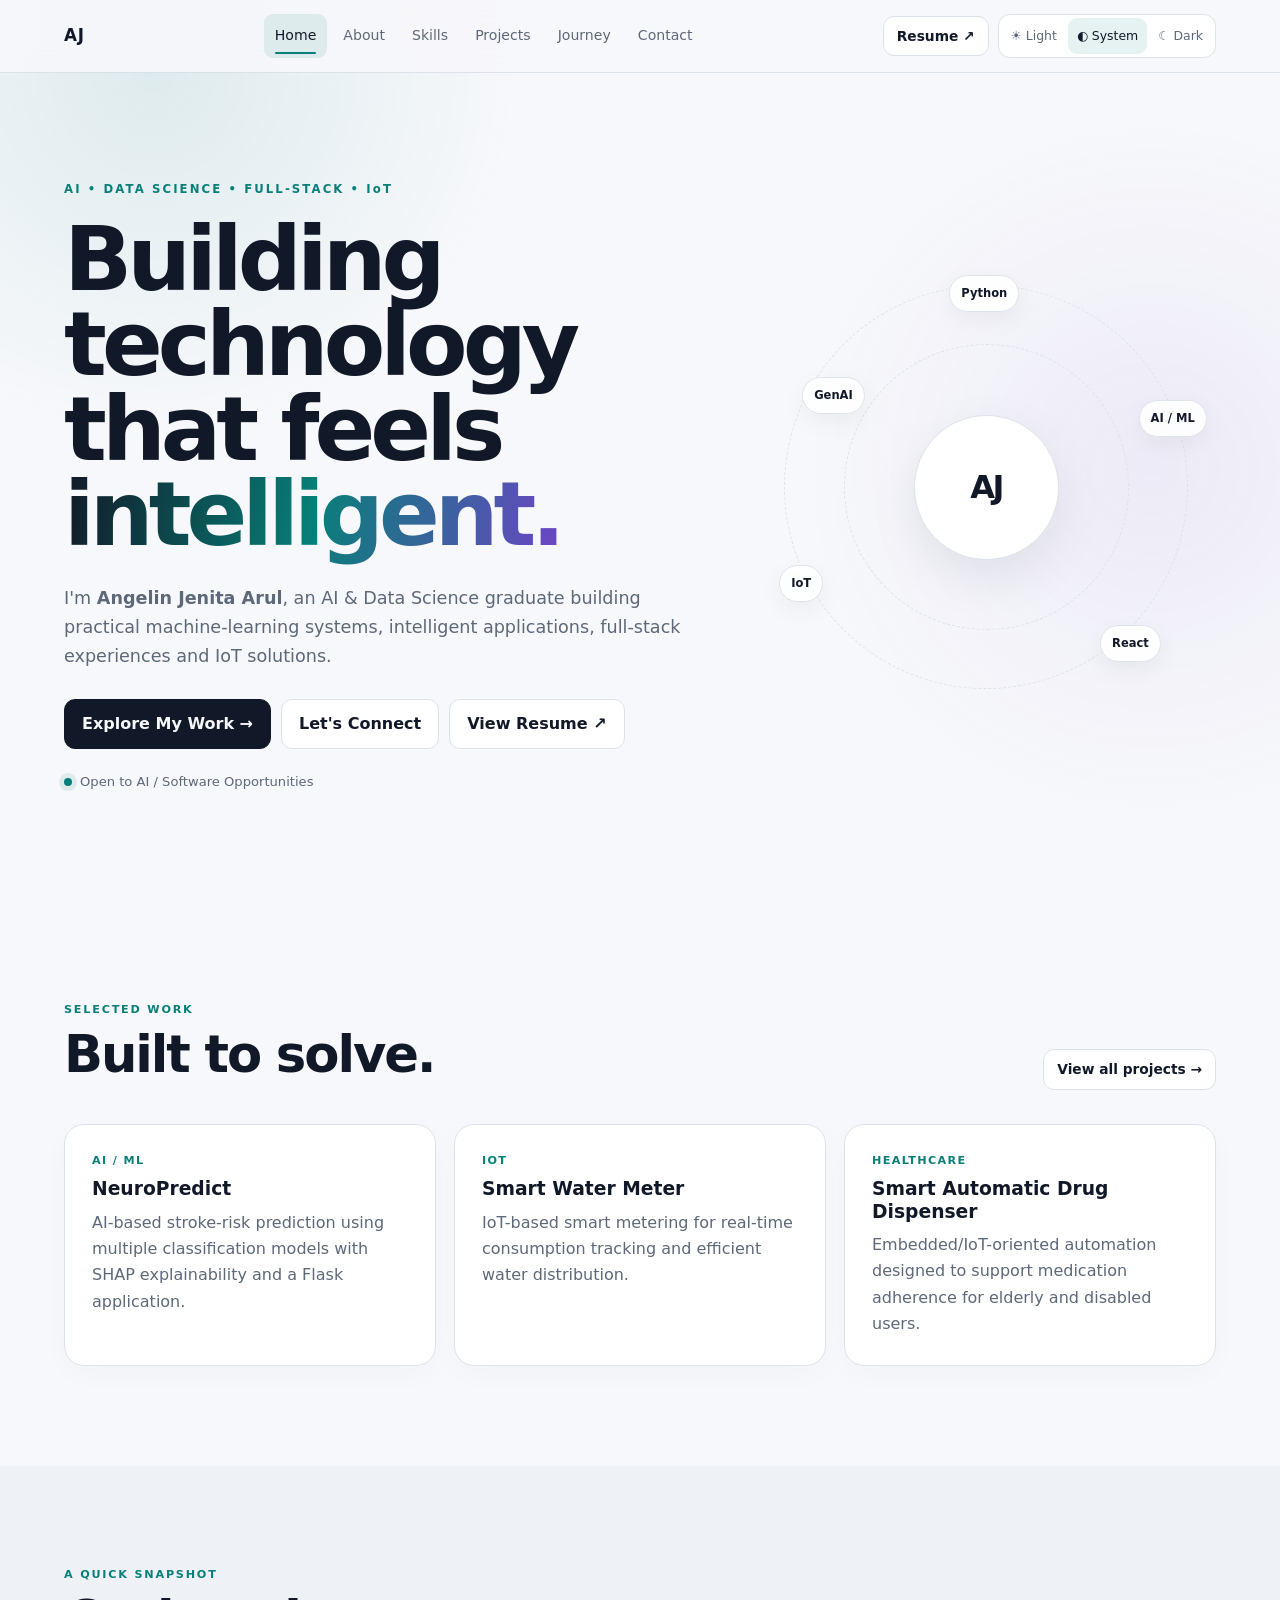
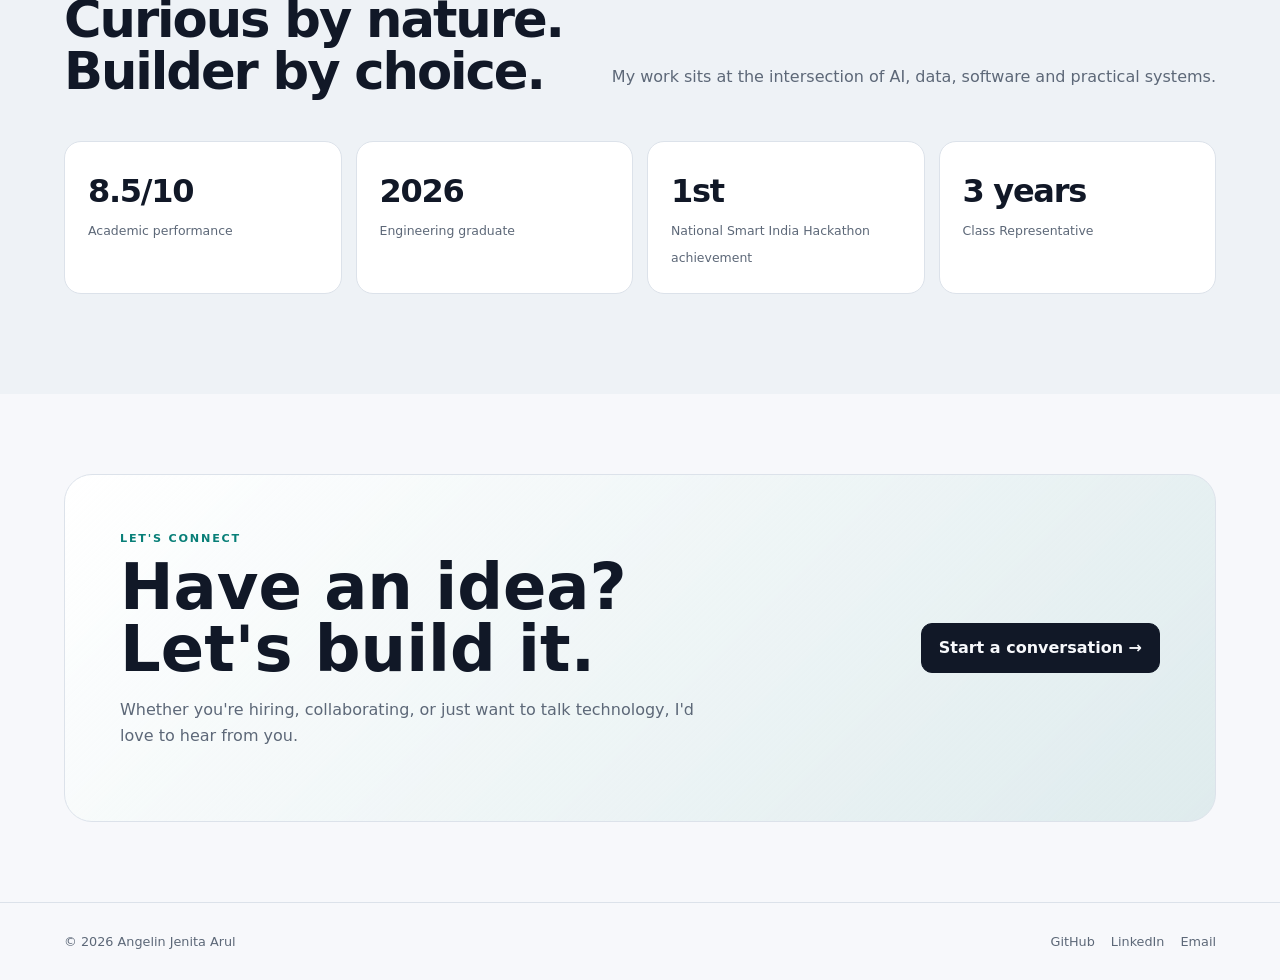
<file: index.html>
<!doctype html><html lang="en"><head><meta charset="utf-8"><meta name="viewport" content="width=device-width, initial-scale=1">
<meta name="description" content="Portfolio of Angelin Jenita Arul — AI & Data Science graduate building machine-learning, GenAI, full-stack and IoT solutions.">
<meta name="theme-color" content="#087f78">
<meta property="og:title" content="Angelin Jenita Arul | AI & Full-Stack Developer">
<meta property="og:description" content="AI & Data Science graduate building practical machine-learning, GenAI, full-stack and IoT solutions.">
<script>(function(){try{var t=localStorage.getItem("angelin-theme");document.documentElement.dataset.theme=/^(light|system|dark)$/.test(t)?t:"system"}catch(e){document.documentElement.dataset.theme="system"}})();</script>
<link rel="stylesheet" href="style.css"><title>Angelin Jenita Arul | AI & Full-Stack Developer</title></head><body><a class="skip-link" href="#main">Skip to content</a><div class="progress" aria-hidden="true"></div>
<header class="site-header"><div class="container navbar">
<a class="logo" href="index.html" aria-label="Angelin Jenita Arul home">AJ</a>
<nav class="nav-links" data-nav aria-label="Primary navigation">
<a data-nav-link href="index.html">Home</a><a data-nav-link href="about.html">About</a><a data-nav-link href="skills.html">Skills</a><a data-nav-link href="projects.html">Projects</a><a data-nav-link href="journey.html">Journey</a><a data-nav-link href="contact.html">Contact</a>
</nav>
<div class="nav-actions">
<a class="btn small resume-mini" href="Angelin Jenita Resume updated.pdf"target="_blank" rel="noopener">Resume ↗</a>
<div class="theme-switcher" aria-label="Theme selection">
<button type="button" data-theme-choice="light" aria-pressed="false">☀ <span class="label">Light</span></button>
<button type="button" data-theme-choice="system" aria-pressed="false">◐ <span class="label">System</span></button>
<button type="button" data-theme-choice="dark" aria-pressed="false">☾ <span class="label">Dark</span></button>
</div>
<button class="menu-btn" type="button" data-menu aria-expanded="false" aria-controls="site-navigation" aria-label="Open navigation">☰</button>
</div></div></header><main id="main">
<section class="container hero" id="home">
<div class="reveal"><div class="eyebrow">AI • DATA SCIENCE • FULL-STACK • IoT</div>
<h1>Building technology that feels <span class="gradient-text">intelligent.</span></h1>
<p class="hero-copy">I'm <strong>Angelin Jenita Arul</strong>, an AI & Data Science graduate building practical machine-learning systems, intelligent applications, full-stack experiences and IoT solutions.</p>
<div class="hero-ctas"><a class="btn primary" href="projects.html">Explore My Work →</a><a class="btn" href="contact.html">Let's Connect</a><a class="btn" href="Angelin_Jenita_Arul_Resume.pdf" target="_blank" rel="noopener">View Resume ↗</a></div>
<div class="status"><span class="status-dot"></span>Open to AI / Software Opportunities</div></div>
<div class="orbit reveal" aria-label="Technology ecosystem: Python, AI/ML, React, IoT and GenAI">
<div class="orbit-ring"></div><div class="orbit-ring outer"></div><div class="orbit-core" aria-hidden="true">AJ</div>
<span class="orbit-item o1">Python</span><span class="orbit-item o2">AI / ML</span><span class="orbit-item o3">React</span><span class="orbit-item o4">IoT</span><span class="orbit-item o5">GenAI</span></div>
</section>
<section class="section" id="work"><div class="container"><div class="section-head"><div><div class="kicker">SELECTED WORK</div><h2>Built to solve.</h2></div><a class="btn small" href="projects.html">View all projects →</a></div>
<div class="grid">
<article class="card reveal"><div class="meta">AI / ML</div><h3>NeuroPredict</h3><p>AI-based stroke-risk prediction using multiple classification models with SHAP explainability and a Flask application.</p></article>
<article class="card reveal"><div class="meta">IoT</div><h3>Smart Water Meter</h3><p>IoT-based smart metering for real-time consumption tracking and efficient water distribution.</p></article>
<article class="card reveal"><div class="meta">Healthcare</div><h3>Smart Automatic Drug Dispenser</h3><p>Embedded/IoT-oriented automation designed to support medication adherence for elderly and disabled users.</p></article>
</div></div></section>
<section class="section alt" id="snapshot"><div class="container"><div class="section-head"><div><div class="kicker">A QUICK SNAPSHOT</div><h2>Curious by nature.<br>Builder by choice.</h2></div><p class="lead">My work sits at the intersection of AI, data, software and practical systems.</p></div>
<div class="stats"><div class="stat reveal"><strong>8.5/10</strong><span>Academic performance</span></div><div class="stat reveal"><strong>2026</strong><span>Engineering graduate</span></div><div class="stat reveal"><strong>1st</strong><span>National Smart India Hackathon achievement</span></div><div class="stat reveal"><strong>3 years</strong><span>Class Representative</span></div></div></div></section>
<section class="cta"><div class="container cta-box reveal"><div><div class="kicker">LET'S CONNECT</div><h2>Have an idea?<br>Let's build it.</h2><p>Whether you're hiring, collaborating, or just want to talk technology, I'd love to hear from you.</p></div><a class="btn primary" href="contact.html">Start a conversation →</a></div></section></main><footer><div class="container footer-inner"><div>© <span data-year>2026</span> Angelin Jenita Arul</div><div class="footer-links"><a href="https://github.com/Ang-jeni" target="_blank" rel="noopener">GitHub</a><a href="https://www.linkedin.com/in/angelin-jenita-arul" target="_blank" rel="noopener">LinkedIn</a><a href="mailto:arulangel20@gmail.com">Email</a></div></div></footer><button class="icon-btn hidden" data-top type="button" aria-label="Back to top" style="position:fixed;right:20px;bottom:20px;z-index:40">↑</button><script src="script.js"></script></body></html>
</file>
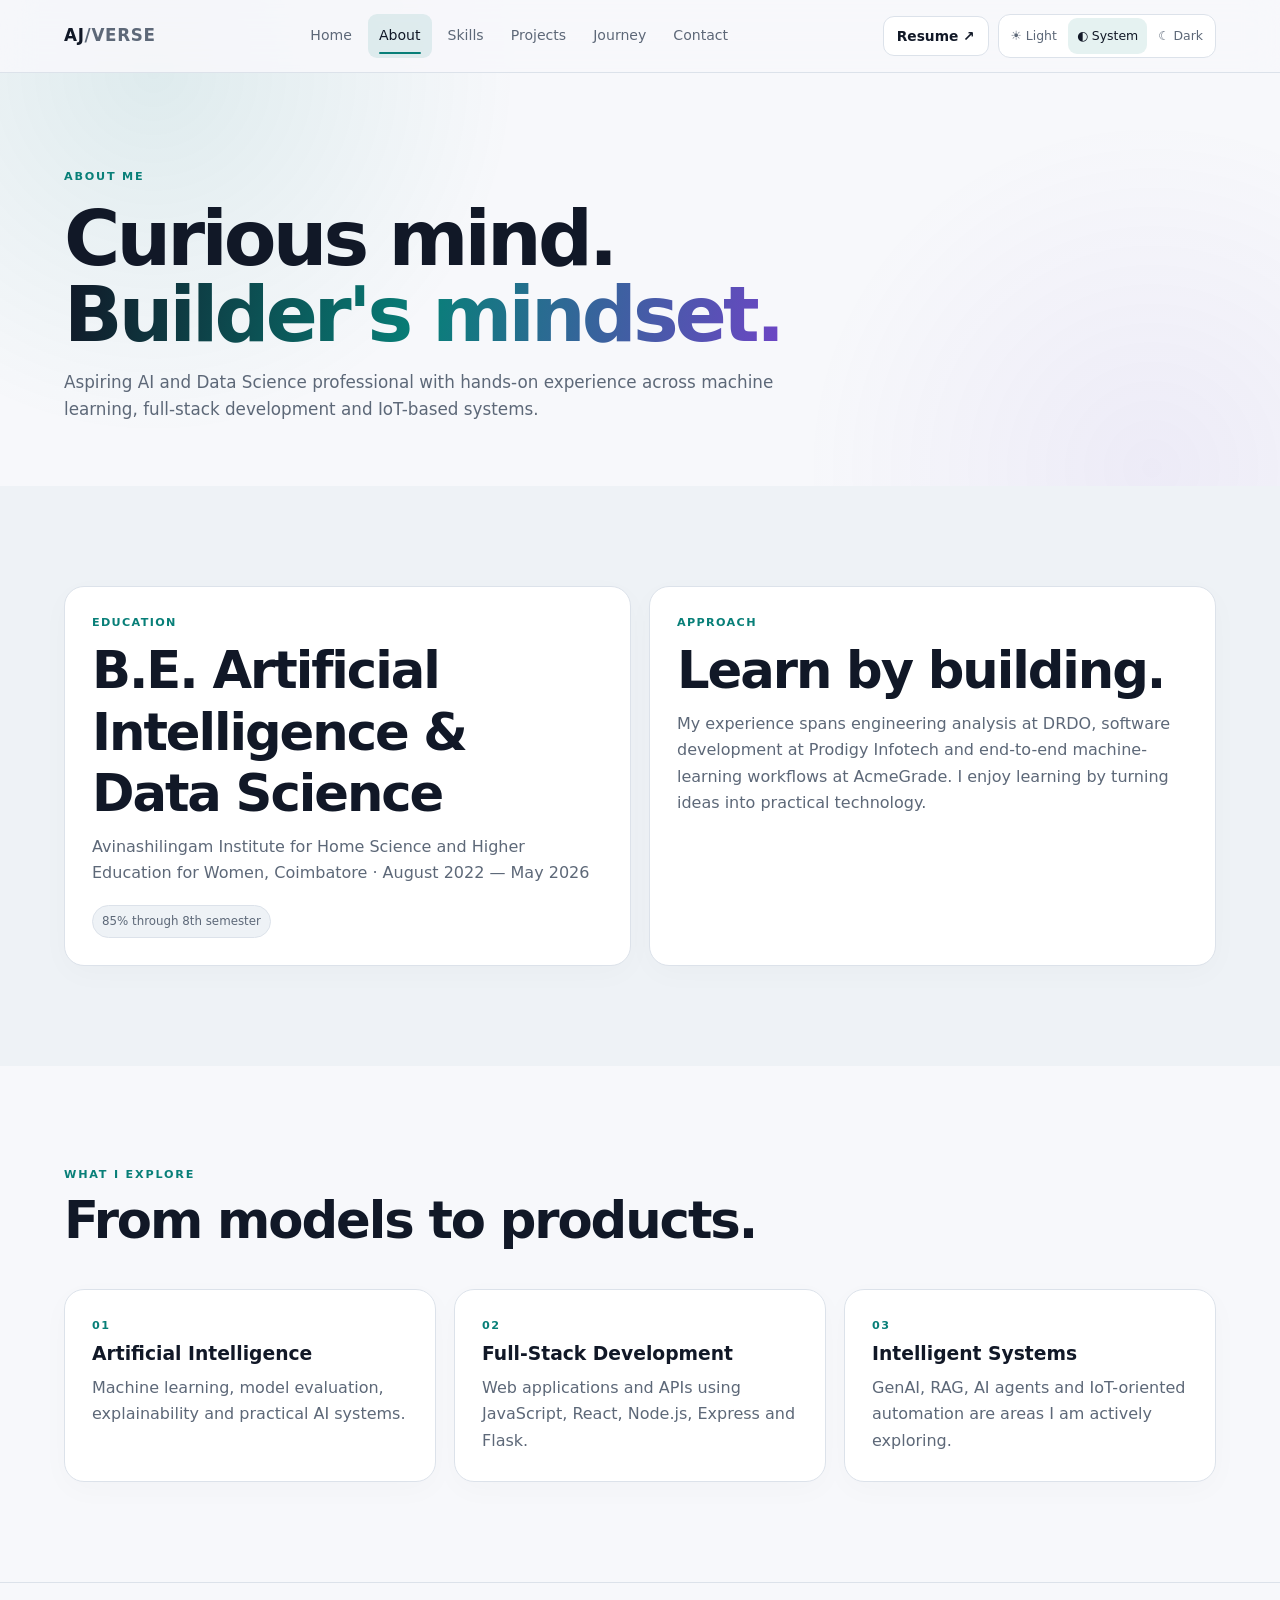
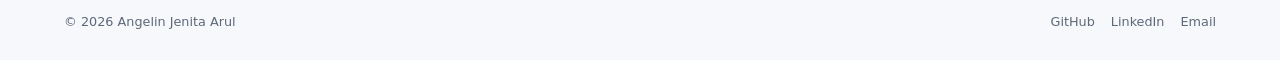
<file: about.html>
<!doctype html><html lang="en"><head><meta charset="utf-8"><meta name="viewport" content="width=device-width, initial-scale=1">
<meta name="description" content="Portfolio of Angelin Jenita Arul — AI & Data Science graduate building machine-learning, GenAI, full-stack and IoT solutions.">
<meta name="theme-color" content="#087f78">
<meta property="og:title" content="Angelin Jenita Arul | AI & Full-Stack Developer">
<meta property="og:description" content="AI & Data Science graduate building practical machine-learning, GenAI, full-stack and IoT solutions.">
<script>(function(){try{var t=localStorage.getItem("angelin-theme");document.documentElement.dataset.theme=/^(light|system|dark)$/.test(t)?t:"system"}catch(e){document.documentElement.dataset.theme="system"}})();</script>
<link rel="stylesheet" href="style.css"><title>About | Angelin Jenita Arul</title></head><body><a class="skip-link" href="#main">Skip to content</a><div class="progress" aria-hidden="true"></div>
<header class="site-header"><div class="container navbar">
<a class="logo" href="index.html" aria-label="Angelin Jenita Arul home">AJ<span>/VERSE</span></a>
<nav class="nav-links" data-nav aria-label="Primary navigation">
<a data-nav-link href="index.html">Home</a><a data-nav-link href="about.html">About</a><a data-nav-link href="skills.html">Skills</a><a data-nav-link href="projects.html">Projects</a><a data-nav-link href="journey.html">Journey</a><a data-nav-link href="contact.html">Contact</a>
</nav>
<div class="nav-actions">
<a class="btn small resume-mini" href="Angelin_Jenita_Arul_Resume.pdf" target="_blank" rel="noopener">Resume ↗</a>
<div class="theme-switcher" aria-label="Theme selection">
<button type="button" data-theme-choice="light" aria-pressed="false">☀ <span class="label">Light</span></button>
<button type="button" data-theme-choice="system" aria-pressed="false">◐ <span class="label">System</span></button>
<button type="button" data-theme-choice="dark" aria-pressed="false">☾ <span class="label">Dark</span></button>
</div>
<button class="menu-btn" type="button" data-menu aria-expanded="false" aria-controls="site-navigation" aria-label="Open navigation">☰</button>
</div></div></header><main id="main"><section class="container page-hero"><div class="kicker">ABOUT ME</div><h1>Curious mind.<br><span class="gradient-text">Builder's mindset.</span></h1><p class="prose">Aspiring AI and Data Science professional with hands-on experience across machine learning, full-stack development and IoT-based systems.</p></section>
<section class="section alt"><div class="container"><div class="grid two"><article class="card reveal"><div class="meta">Education</div><h2>B.E. Artificial Intelligence & Data Science</h2><p>Avinashilingam Institute for Home Science and Higher Education for Women, Coimbatore · August 2022 — May 2026</p><div class="chips"><span class="chip">85% through 8th semester</span></div></article><article class="card reveal"><div class="meta">Approach</div><h2>Learn by building.</h2><p>My experience spans engineering analysis at DRDO, software development at Prodigy Infotech and end-to-end machine-learning workflows at AcmeGrade. I enjoy learning by turning ideas into practical technology.</p></article></div></div></section>
<section class="section"><div class="container"><div class="section-head"><div><div class="kicker">WHAT I EXPLORE</div><h2>From models to products.</h2></div></div><div class="grid"><article class="card reveal"><div class="meta">01</div><h3>Artificial Intelligence</h3><p>Machine learning, model evaluation, explainability and practical AI systems.</p></article><article class="card reveal"><div class="meta">02</div><h3>Full-Stack Development</h3><p>Web applications and APIs using JavaScript, React, Node.js, Express and Flask.</p></article><article class="card reveal"><div class="meta">03</div><h3>Intelligent Systems</h3><p>GenAI, RAG, AI agents and IoT-oriented automation are areas I am actively exploring.</p></article></div></div></section></main><footer><div class="container footer-inner"><div>© <span data-year>2026</span> Angelin Jenita Arul</div><div class="footer-links"><a href="https://github.com/Ang-jeni" target="_blank" rel="noopener">GitHub</a><a href="https://www.linkedin.com/in/angelin-jenita-arul" target="_blank" rel="noopener">LinkedIn</a><a href="mailto:arulangel20@gmail.com">Email</a></div></div></footer><button class="icon-btn hidden" data-top type="button" aria-label="Back to top" style="position:fixed;right:20px;bottom:20px;z-index:40">↑</button><script src="script.js"></script></body></html>
</file>
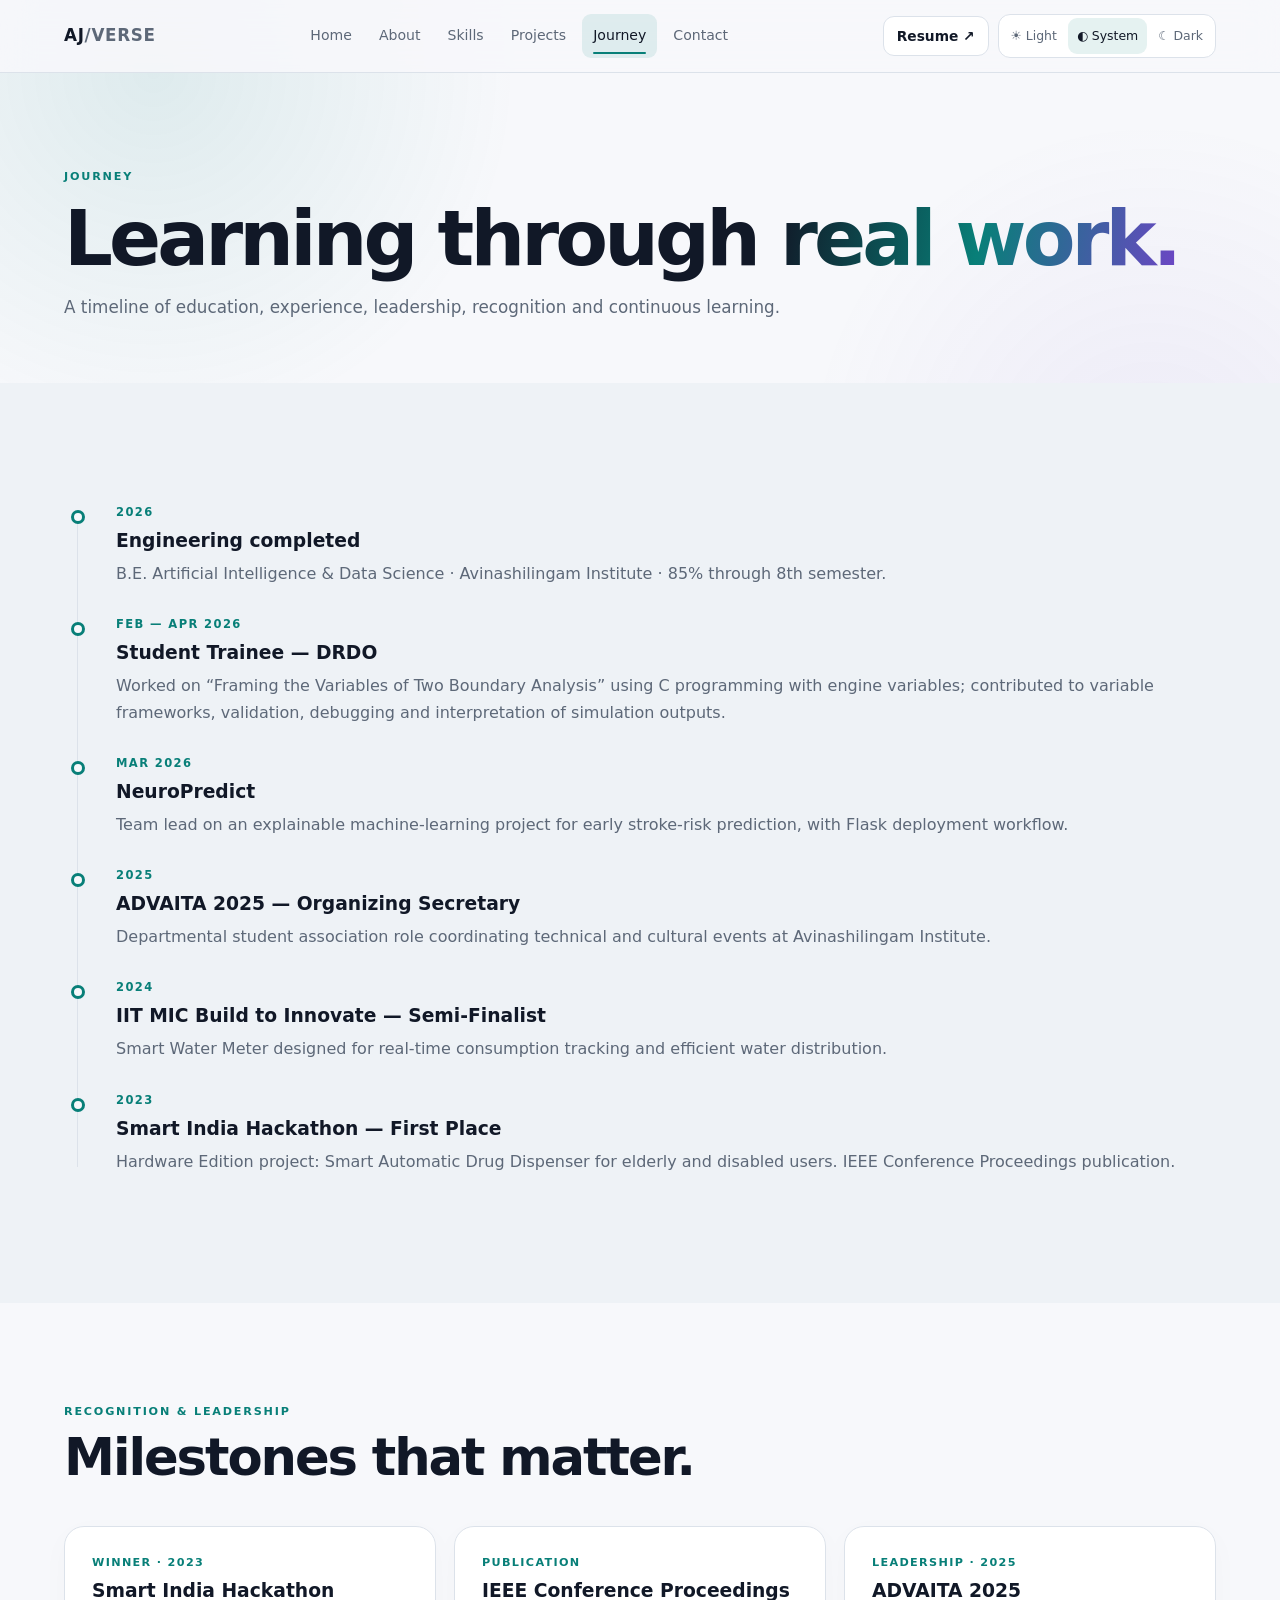
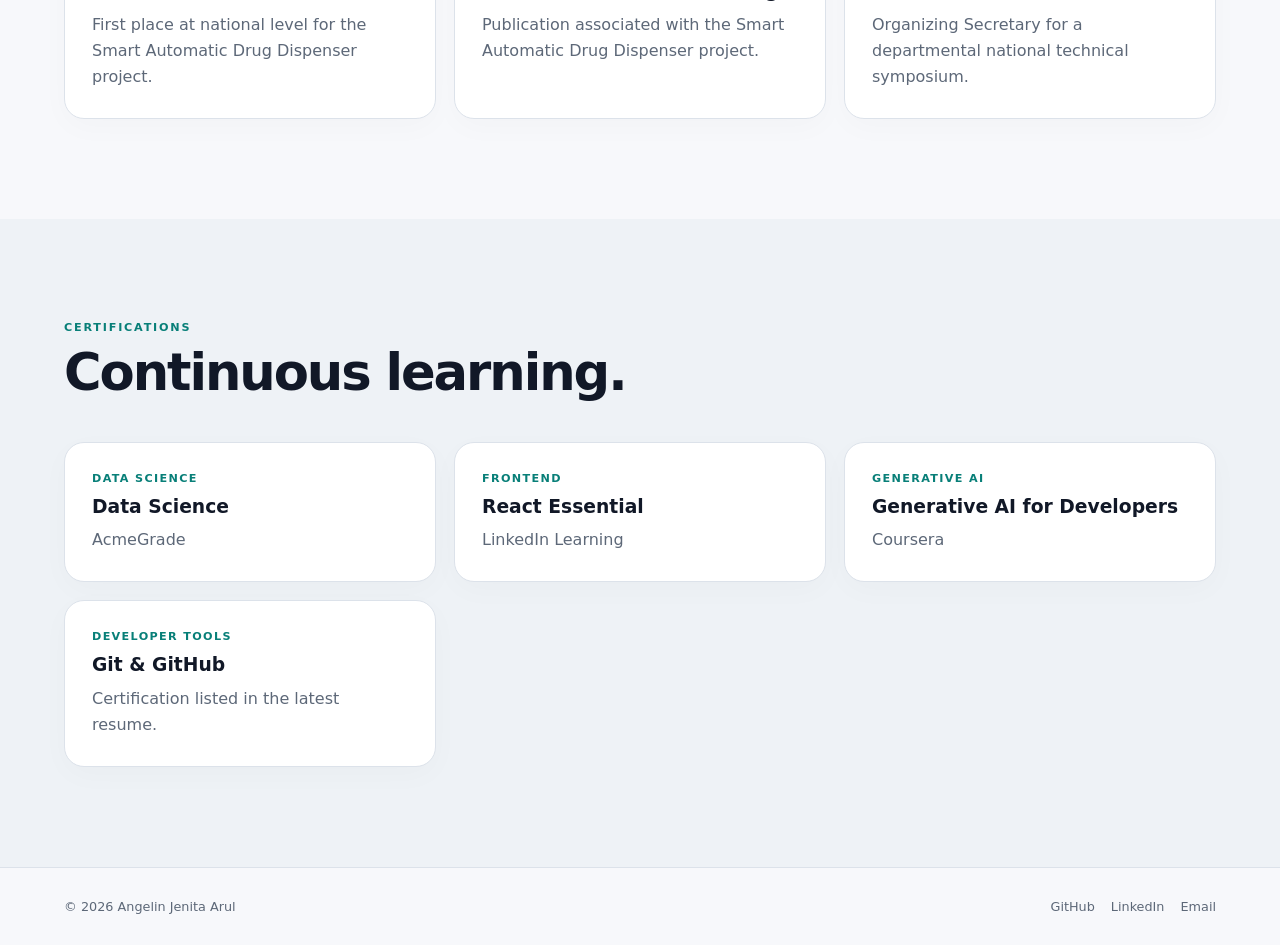
<file: achievements.html>
<!doctype html><html lang="en"><head><meta charset="utf-8"><meta name="viewport" content="width=device-width,initial-scale=1"><meta http-equiv="refresh" content="0;url=journey.html"><link rel="canonical" href="journey.html"><title>Achievements | Angelin Jenita Arul</title></head><body><p>Redirecting to <a href="journey.html">Journey</a>…</p><script>location.replace("journey.html")</script></body></html>
</file>
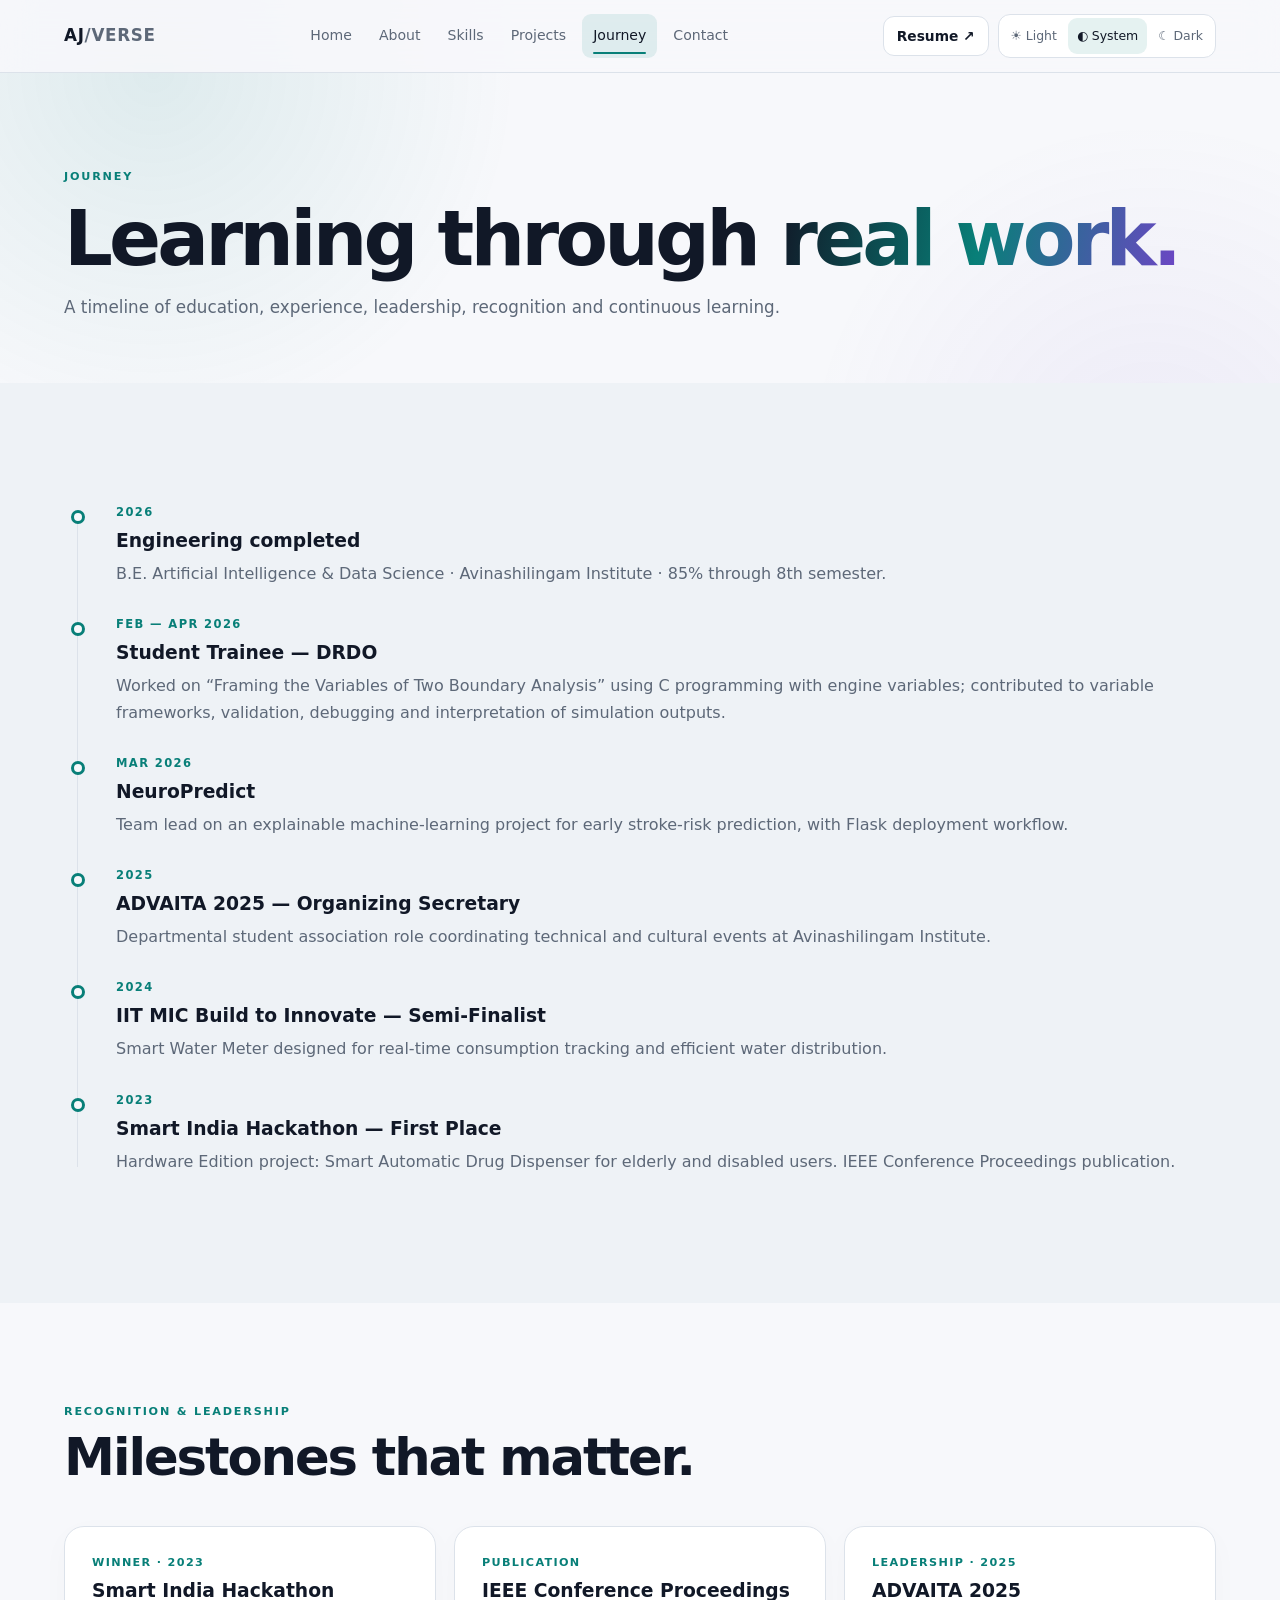
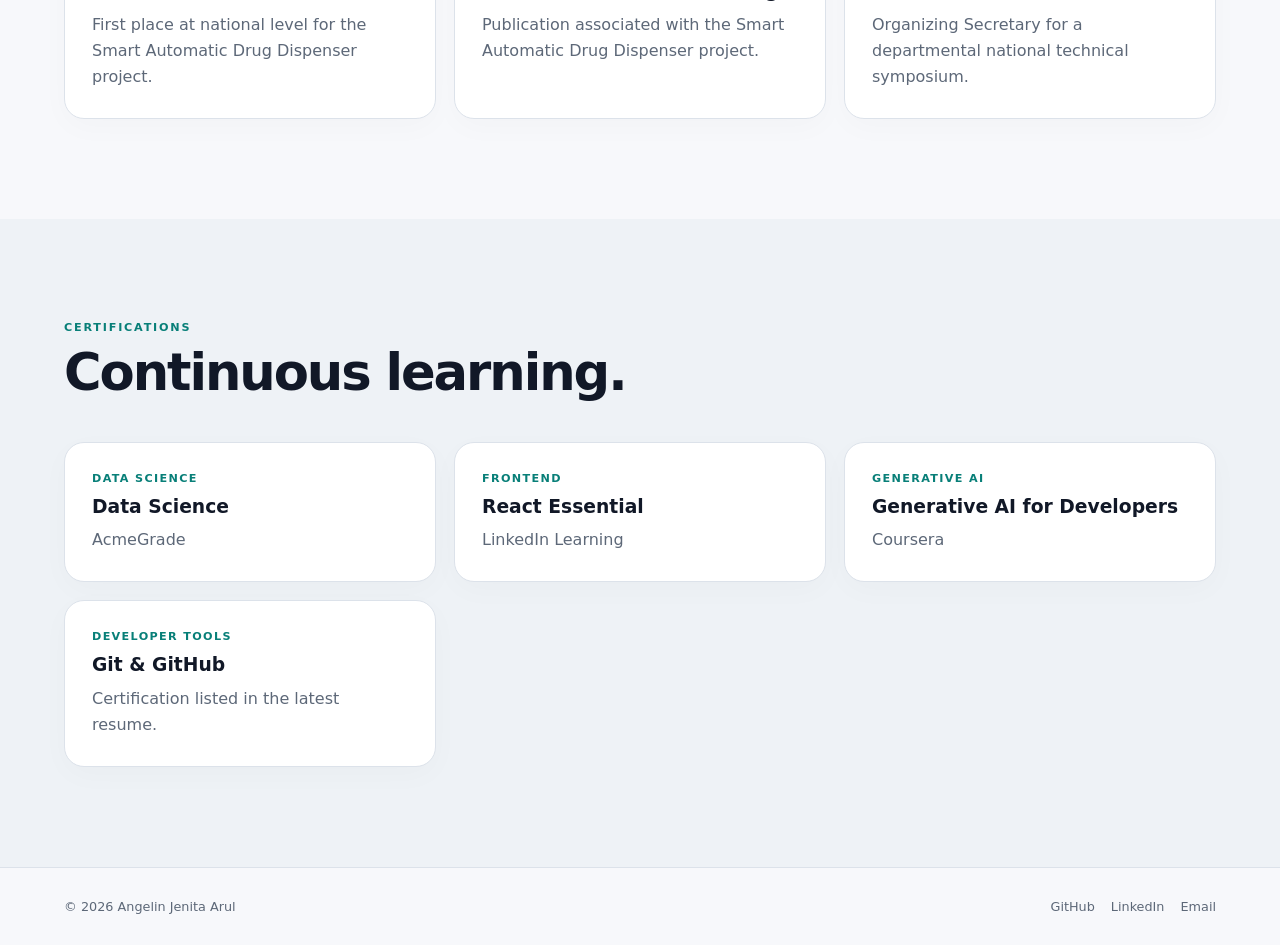
<file: certifications.html>
<!doctype html><html lang="en"><head><meta charset="utf-8"><meta name="viewport" content="width=device-width,initial-scale=1"><meta http-equiv="refresh" content="0;url=journey.html"><link rel="canonical" href="journey.html"><title>Certifications | Angelin Jenita Arul</title></head><body><p>Redirecting to <a href="journey.html">Journey</a>…</p><script>location.replace("journey.html")</script></body></html>
</file>
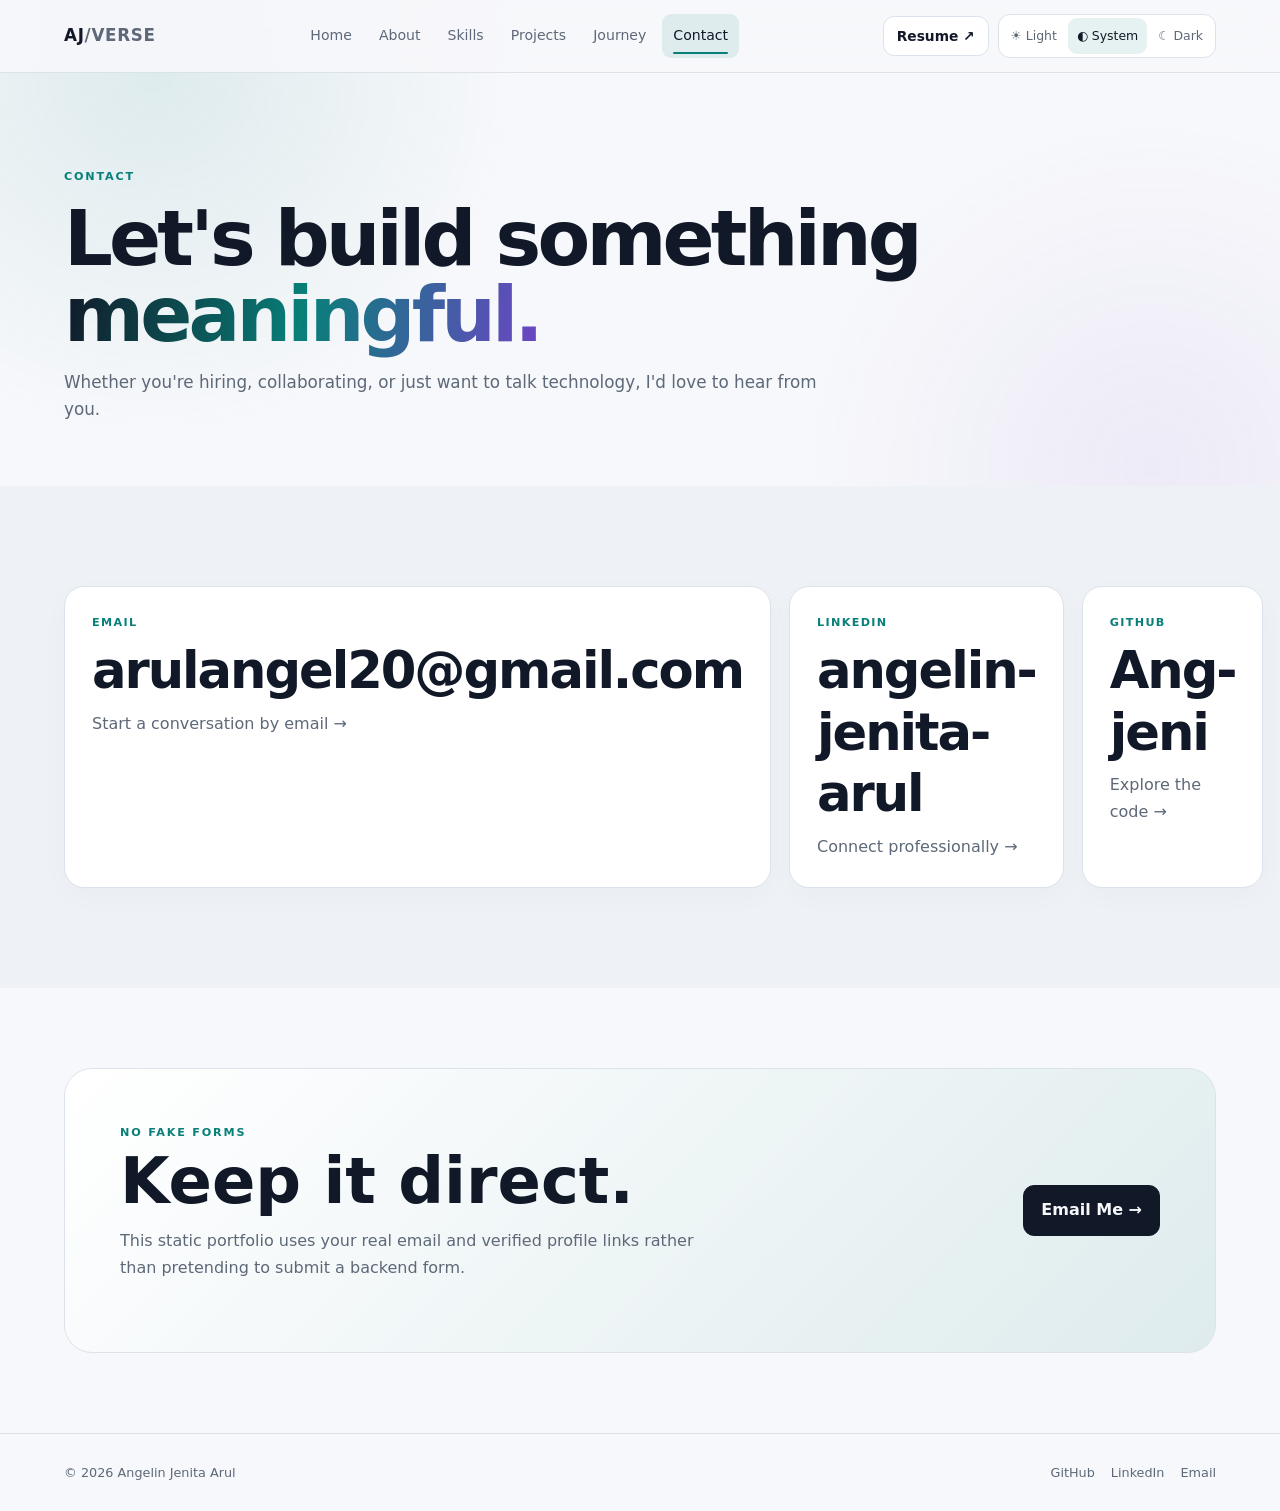
<file: contact.html>
<!doctype html><html lang="en"><head><meta charset="utf-8"><meta name="viewport" content="width=device-width, initial-scale=1">
<meta name="description" content="Portfolio of Angelin Jenita Arul — AI & Data Science graduate building machine-learning, GenAI, full-stack and IoT solutions.">
<meta name="theme-color" content="#087f78">
<meta property="og:title" content="Angelin Jenita Arul | AI & Full-Stack Developer">
<meta property="og:description" content="AI & Data Science graduate building practical machine-learning, GenAI, full-stack and IoT solutions.">
<script>(function(){try{var t=localStorage.getItem("angelin-theme");document.documentElement.dataset.theme=/^(light|system|dark)$/.test(t)?t:"system"}catch(e){document.documentElement.dataset.theme="system"}})();</script>
<link rel="stylesheet" href="style.css"><title>Contact | Angelin Jenita Arul</title></head><body><a class="skip-link" href="#main">Skip to content</a><div class="progress" aria-hidden="true"></div>
<header class="site-header"><div class="container navbar">
<a class="logo" href="index.html" aria-label="Angelin Jenita Arul home">AJ<span>/VERSE</span></a>
<nav class="nav-links" data-nav aria-label="Primary navigation">
<a data-nav-link href="index.html">Home</a><a data-nav-link href="about.html">About</a><a data-nav-link href="skills.html">Skills</a><a data-nav-link href="projects.html">Projects</a><a data-nav-link href="journey.html">Journey</a><a data-nav-link href="contact.html">Contact</a>
</nav>
<div class="nav-actions">
<a class="btn small resume-mini" href="Angelin_Jenita_Arul_Resume.pdf" target="_blank" rel="noopener">Resume ↗</a>
<div class="theme-switcher" aria-label="Theme selection">
<button type="button" data-theme-choice="light" aria-pressed="false">☀ <span class="label">Light</span></button>
<button type="button" data-theme-choice="system" aria-pressed="false">◐ <span class="label">System</span></button>
<button type="button" data-theme-choice="dark" aria-pressed="false">☾ <span class="label">Dark</span></button>
</div>
<button class="menu-btn" type="button" data-menu aria-expanded="false" aria-controls="site-navigation" aria-label="Open navigation">☰</button>
</div></div></header><main id="main"><section class="container page-hero"><div class="kicker">CONTACT</div><h1>Let's build something <span class="gradient-text">meaningful.</span></h1><p class="prose">Whether you're hiring, collaborating, or just want to talk technology, I'd love to hear from you.</p></section>
<section class="section alt"><div class="container"><div class="grid">
<a class="card contact reveal" href="mailto:arulangel20@gmail.com" style="text-decoration:none"><div class="meta">EMAIL</div><h2>arulangel20@gmail.com</h2><p>Start a conversation by email →</p></a>
<a class="card contact reveal" href="https://www.linkedin.com/in/angelin-jenita-arul" target="_blank" rel="noopener" style="text-decoration:none"><div class="meta">LINKEDIN</div><h2>angelin-jenita-arul</h2><p>Connect professionally →</p></a>
<a class="card contact reveal" href="https://github.com/Ang-jeni" target="_blank" rel="noopener" style="text-decoration:none"><div class="meta">GITHUB</div><h2>Ang-jeni</h2><p>Explore the code →</p></a>
</div></div></section>
<section class="cta"><div class="container cta-box reveal"><div><div class="kicker">NO FAKE FORMS</div><h2>Keep it direct.</h2><p>This static portfolio uses your real email and verified profile links rather than pretending to submit a backend form.</p></div><a class="btn primary" href="mailto:arulangel20@gmail.com">Email Me →</a></div></section></main><footer><div class="container footer-inner"><div>© <span data-year>2026</span> Angelin Jenita Arul</div><div class="footer-links"><a href="https://github.com/Ang-jeni" target="_blank" rel="noopener">GitHub</a><a href="https://www.linkedin.com/in/angelin-jenita-arul" target="_blank" rel="noopener">LinkedIn</a><a href="mailto:arulangel20@gmail.com">Email</a></div></div></footer><button class="icon-btn hidden" data-top type="button" aria-label="Back to top" style="position:fixed;right:20px;bottom:20px;z-index:40">↑</button><script src="script.js"></script></body></html>
</file>
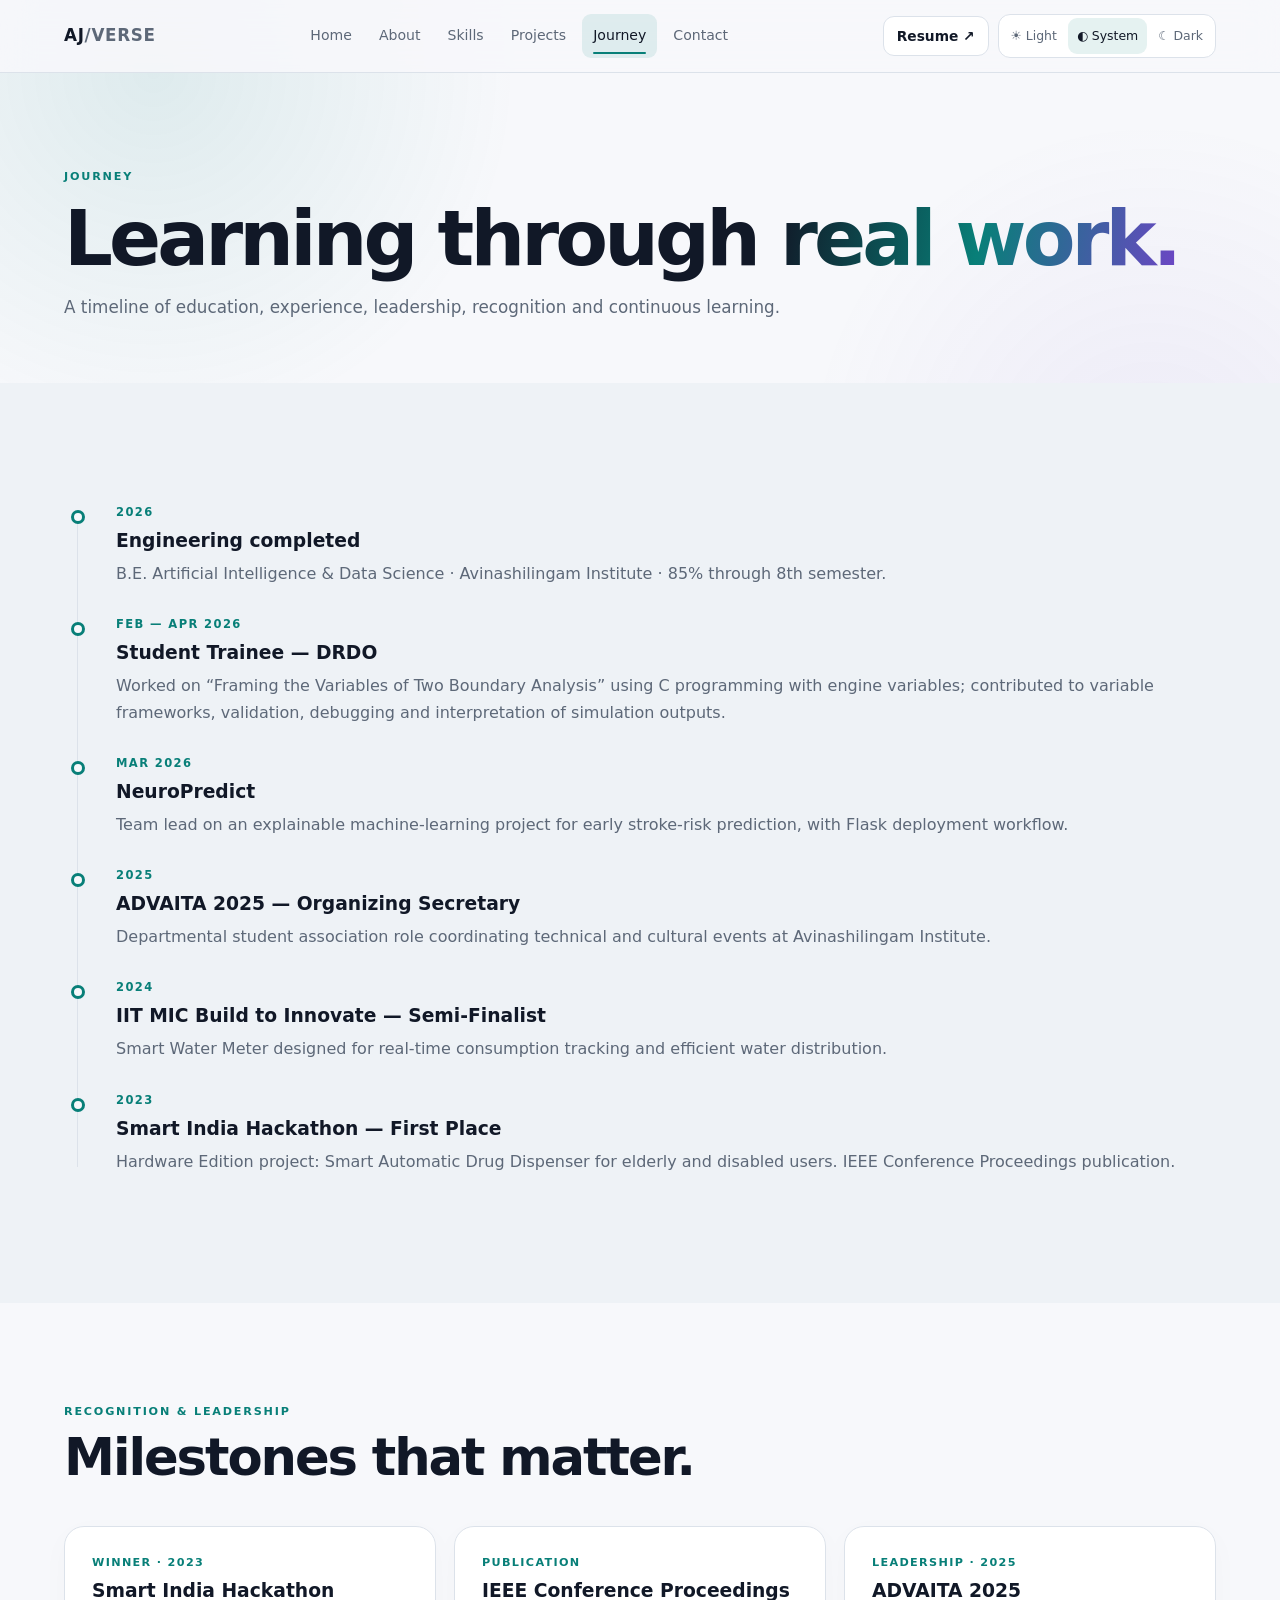
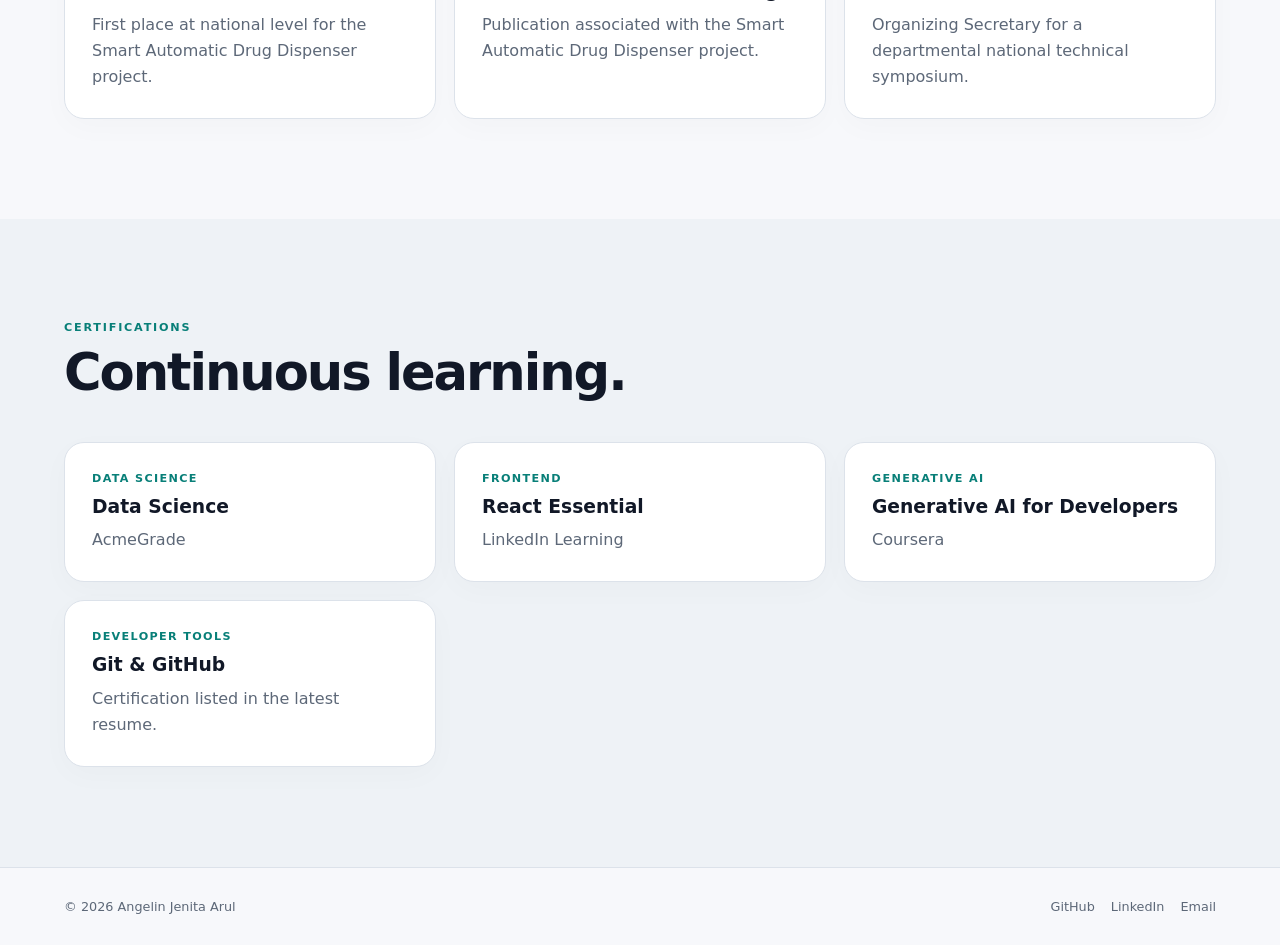
<file: experience.html>
<!doctype html><html lang="en"><head><meta charset="utf-8"><meta name="viewport" content="width=device-width,initial-scale=1"><meta http-equiv="refresh" content="0;url=journey.html"><link rel="canonical" href="journey.html"><title>Experience | Angelin Jenita Arul</title></head><body><p>Redirecting to <a href="journey.html">Journey</a>…</p><script>location.replace("journey.html")</script></body></html>
</file>
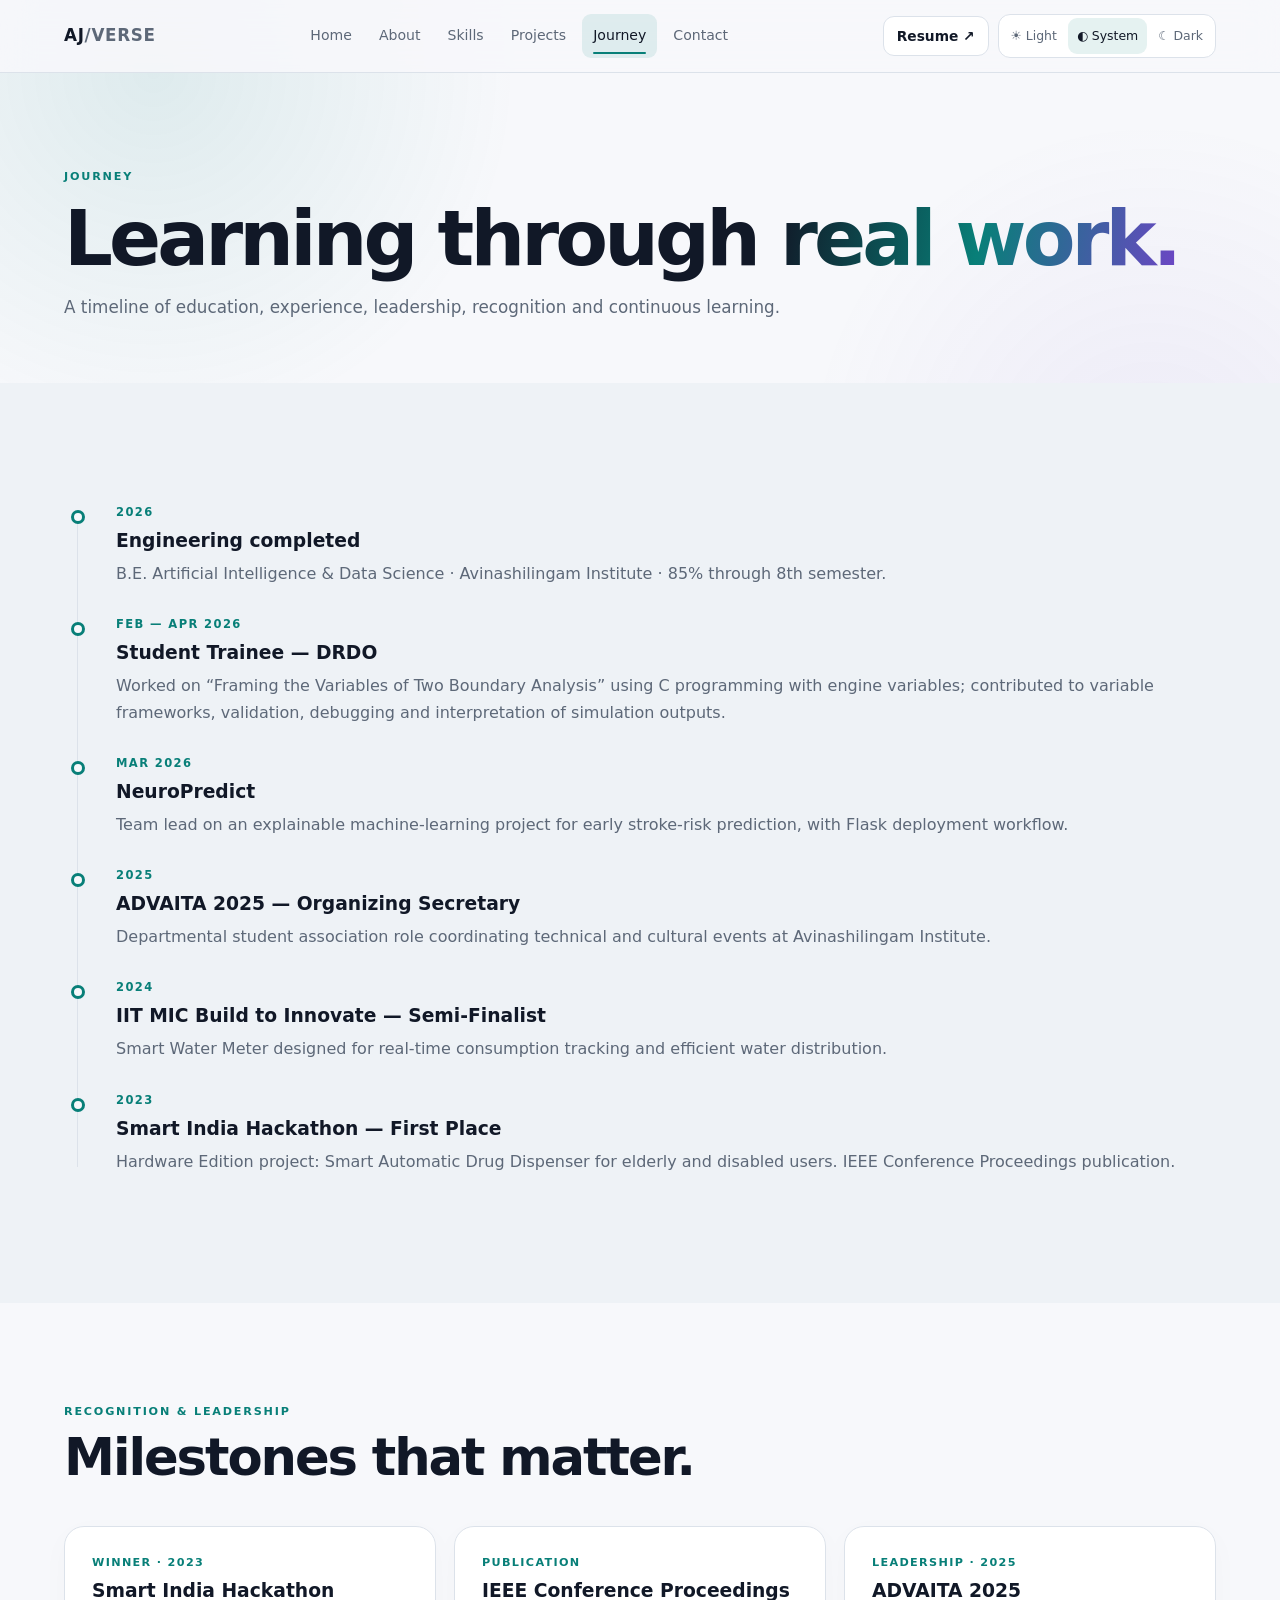
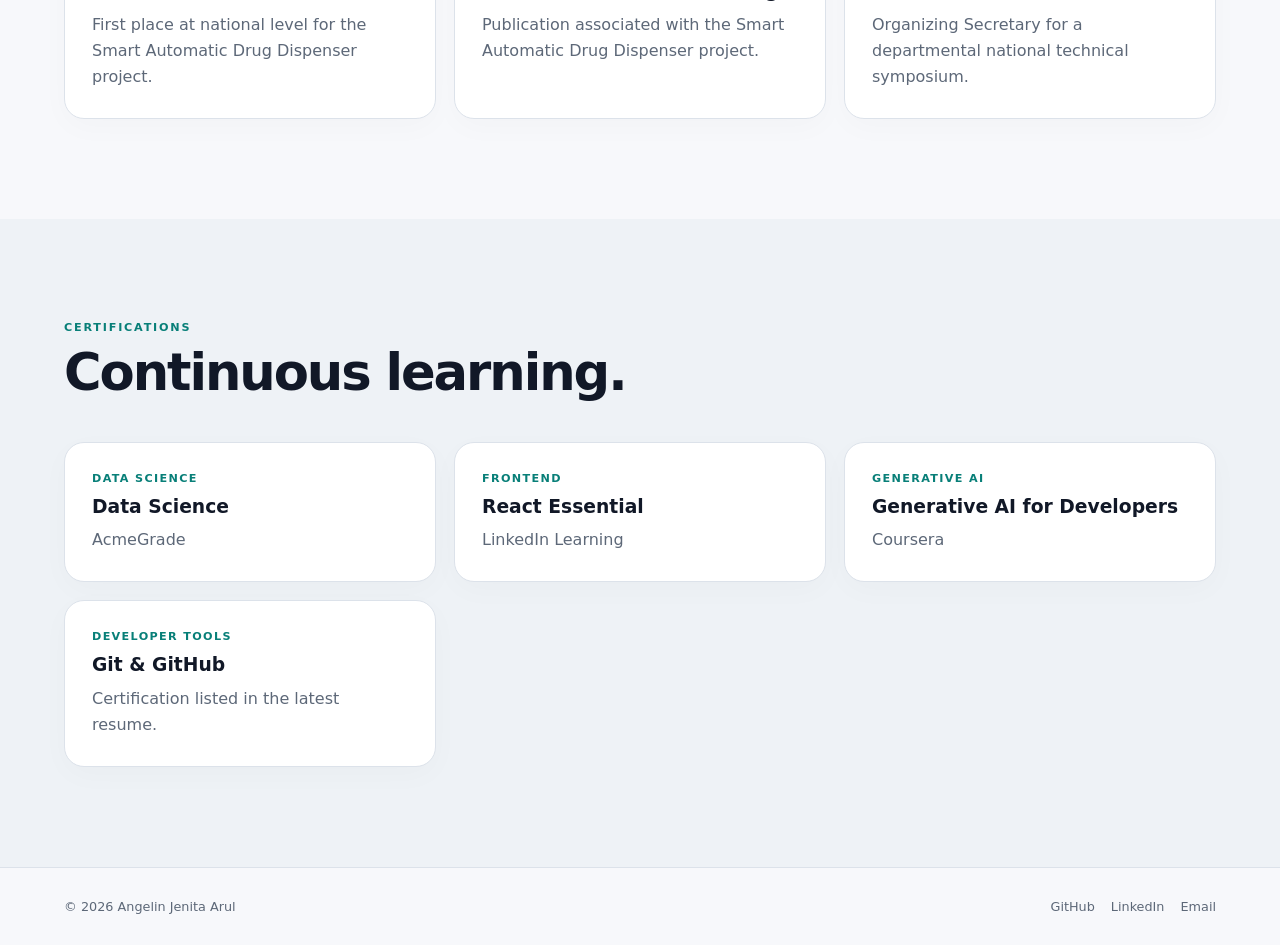
<file: journey.html>
<!doctype html><html lang="en"><head><meta charset="utf-8"><meta name="viewport" content="width=device-width, initial-scale=1">
<meta name="description" content="Portfolio of Angelin Jenita Arul — AI & Data Science graduate building machine-learning, GenAI, full-stack and IoT solutions.">
<meta name="theme-color" content="#087f78">
<meta property="og:title" content="Angelin Jenita Arul | AI & Full-Stack Developer">
<meta property="og:description" content="AI & Data Science graduate building practical machine-learning, GenAI, full-stack and IoT solutions.">
<script>(function(){try{var t=localStorage.getItem("angelin-theme");document.documentElement.dataset.theme=/^(light|system|dark)$/.test(t)?t:"system"}catch(e){document.documentElement.dataset.theme="system"}})();</script>
<link rel="stylesheet" href="style.css"><title>Journey | Angelin Jenita Arul</title></head><body><a class="skip-link" href="#main">Skip to content</a><div class="progress" aria-hidden="true"></div>
<header class="site-header"><div class="container navbar">
<a class="logo" href="index.html" aria-label="Angelin Jenita Arul home">AJ<span>/VERSE</span></a>
<nav class="nav-links" data-nav aria-label="Primary navigation">
<a data-nav-link href="index.html">Home</a><a data-nav-link href="about.html">About</a><a data-nav-link href="skills.html">Skills</a><a data-nav-link href="projects.html">Projects</a><a data-nav-link href="journey.html">Journey</a><a data-nav-link href="contact.html">Contact</a>
</nav>
<div class="nav-actions">
<a class="btn small resume-mini" href="Angelin_Jenita_Arul_Resume.pdf" target="_blank" rel="noopener">Resume ↗</a>
<div class="theme-switcher" aria-label="Theme selection">
<button type="button" data-theme-choice="light" aria-pressed="false">☀ <span class="label">Light</span></button>
<button type="button" data-theme-choice="system" aria-pressed="false">◐ <span class="label">System</span></button>
<button type="button" data-theme-choice="dark" aria-pressed="false">☾ <span class="label">Dark</span></button>
</div>
<button class="menu-btn" type="button" data-menu aria-expanded="false" aria-controls="site-navigation" aria-label="Open navigation">☰</button>
</div></div></header><main id="main"><section class="container page-hero"><div class="kicker">JOURNEY</div><h1>Learning through <span class="gradient-text">real work.</span></h1><p class="prose">A timeline of education, experience, leadership, recognition and continuous learning.</p></section>
<section class="section alt"><div class="container"><div class="timeline">
<div class="timeline-item reveal"><span class="timeline-dot"></span><div class="timeline-year">2026</div><h3>Engineering completed</h3><p>B.E. Artificial Intelligence & Data Science · Avinashilingam Institute · 85% through 8th semester.</p></div>
<div class="timeline-item reveal"><span class="timeline-dot"></span><div class="timeline-year">FEB — APR 2026</div><h3>Student Trainee — DRDO</h3><p>Worked on “Framing the Variables of Two Boundary Analysis” using C programming with engine variables; contributed to variable frameworks, validation, debugging and interpretation of simulation outputs.</p></div>
<div class="timeline-item reveal"><span class="timeline-dot"></span><div class="timeline-year">MAR 2026</div><h3>NeuroPredict</h3><p>Team lead on an explainable machine-learning project for early stroke-risk prediction, with Flask deployment workflow.</p></div>
<div class="timeline-item reveal"><span class="timeline-dot"></span><div class="timeline-year">2025</div><h3>ADVAITA 2025 — Organizing Secretary</h3><p>Departmental student association role coordinating technical and cultural events at Avinashilingam Institute.</p></div>
<div class="timeline-item reveal"><span class="timeline-dot"></span><div class="timeline-year">2024</div><h3>IIT MIC Build to Innovate — Semi-Finalist</h3><p>Smart Water Meter designed for real-time consumption tracking and efficient water distribution.</p></div>
<div class="timeline-item reveal"><span class="timeline-dot"></span><div class="timeline-year">2023</div><h3>Smart India Hackathon — First Place</h3><p>Hardware Edition project: Smart Automatic Drug Dispenser for elderly and disabled users. IEEE Conference Proceedings publication.</p></div>
</div></div></section>
<section class="section"><div class="container"><div class="section-head"><div><div class="kicker">RECOGNITION & LEADERSHIP</div><h2>Milestones that matter.</h2></div></div><div class="grid">
<article class="card reveal"><div class="meta">WINNER · 2023</div><h3>Smart India Hackathon</h3><p>First place at national level for the Smart Automatic Drug Dispenser project.</p></article>
<article class="card reveal"><div class="meta">PUBLICATION</div><h3>IEEE Conference Proceedings</h3><p>Publication associated with the Smart Automatic Drug Dispenser project.</p></article>
<article class="card reveal"><div class="meta">LEADERSHIP · 2025</div><h3>ADVAITA 2025</h3><p>Organizing Secretary for a departmental national technical symposium.</p></article>
</div></div></section>
<section class="section alt"><div class="container"><div class="section-head"><div><div class="kicker">CERTIFICATIONS</div><h2>Continuous learning.</h2></div></div><div class="grid">
<article class="card reveal"><div class="meta">DATA SCIENCE</div><h3>Data Science</h3><p>AcmeGrade</p></article>
<article class="card reveal"><div class="meta">FRONTEND</div><h3>React Essential</h3><p>LinkedIn Learning</p></article>
<article class="card reveal"><div class="meta">GENERATIVE AI</div><h3>Generative AI for Developers</h3><p>Coursera</p></article>
<article class="card reveal"><div class="meta">DEVELOPER TOOLS</div><h3>Git & GitHub</h3><p>Certification listed in the latest resume.</p></article>
</div></div></section></main><footer><div class="container footer-inner"><div>© <span data-year>2026</span> Angelin Jenita Arul</div><div class="footer-links"><a href="https://github.com/Ang-jeni" target="_blank" rel="noopener">GitHub</a><a href="https://www.linkedin.com/in/angelin-jenita-arul" target="_blank" rel="noopener">LinkedIn</a><a href="mailto:arulangel20@gmail.com">Email</a></div></div></footer><button class="icon-btn hidden" data-top type="button" aria-label="Back to top" style="position:fixed;right:20px;bottom:20px;z-index:40">↑</button><script src="script.js"></script></body></html>
</file>
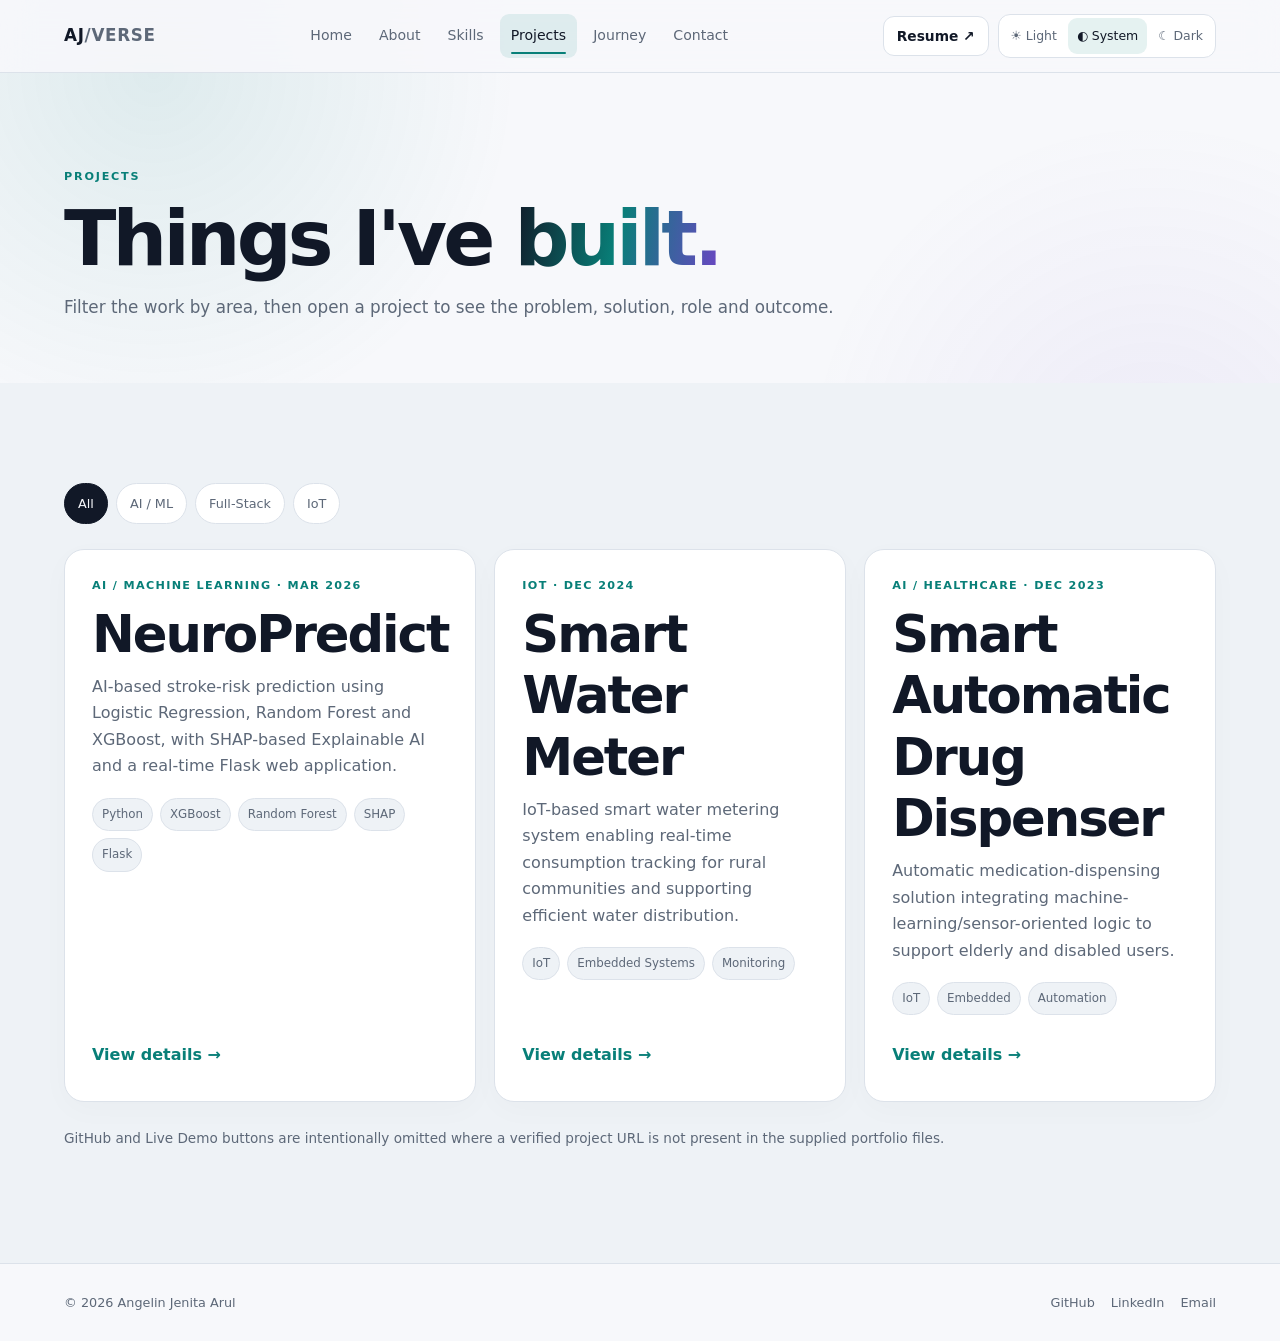
<file: projects.html>
<!doctype html><html lang="en"><head><meta charset="utf-8"><meta name="viewport" content="width=device-width, initial-scale=1">
<meta name="description" content="Portfolio of Angelin Jenita Arul — AI & Data Science graduate building machine-learning, GenAI, full-stack and IoT solutions.">
<meta name="theme-color" content="#087f78">
<meta property="og:title" content="Angelin Jenita Arul | AI & Full-Stack Developer">
<meta property="og:description" content="AI & Data Science graduate building practical machine-learning, GenAI, full-stack and IoT solutions.">
<script>(function(){try{var t=localStorage.getItem("angelin-theme");document.documentElement.dataset.theme=/^(light|system|dark)$/.test(t)?t:"system"}catch(e){document.documentElement.dataset.theme="system"}})();</script>
<link rel="stylesheet" href="style.css"><title>Projects | Angelin Jenita Arul</title></head><body><a class="skip-link" href="#main">Skip to content</a><div class="progress" aria-hidden="true"></div>
<header class="site-header"><div class="container navbar">
<a class="logo" href="index.html" aria-label="Angelin Jenita Arul home">AJ<span>/VERSE</span></a>
<nav class="nav-links" data-nav aria-label="Primary navigation">
<a data-nav-link href="index.html">Home</a><a data-nav-link href="about.html">About</a><a data-nav-link href="skills.html">Skills</a><a data-nav-link href="projects.html">Projects</a><a data-nav-link href="journey.html">Journey</a><a data-nav-link href="contact.html">Contact</a>
</nav>
<div class="nav-actions">
<a class="btn small resume-mini" href="Angelin_Jenita_Arul_Resume.pdf" target="_blank" rel="noopener">Resume ↗</a>
<div class="theme-switcher" aria-label="Theme selection">
<button type="button" data-theme-choice="light" aria-pressed="false">☀ <span class="label">Light</span></button>
<button type="button" data-theme-choice="system" aria-pressed="false">◐ <span class="label">System</span></button>
<button type="button" data-theme-choice="dark" aria-pressed="false">☾ <span class="label">Dark</span></button>
</div>
<button class="menu-btn" type="button" data-menu aria-expanded="false" aria-controls="site-navigation" aria-label="Open navigation">☰</button>
</div></div></header><main id="main"><section class="container page-hero"><div class="kicker">PROJECTS</div><h1>Things I've <span class="gradient-text">built.</span></h1><p class="prose">Filter the work by area, then open a project to see the problem, solution, role and outcome.</p></section>
<section class="section alt"><div class="container">
<div class="filterbar" role="group" aria-label="Filter projects"><button class="filter-btn" data-project-filter="all" aria-pressed="true">All</button><button class="filter-btn" data-project-filter="ai" aria-pressed="false">AI / ML</button><button class="filter-btn" data-project-filter="fullstack" aria-pressed="false">Full-Stack</button><button class="filter-btn" data-project-filter="iot" aria-pressed="false">IoT</button></div>
<div class="grid">
<article class="card project-card reveal" data-project="ai fullstack"><div class="card-body"><div class="meta">AI / MACHINE LEARNING · MAR 2026</div><h2>NeuroPredict</h2><p>AI-based stroke-risk prediction using Logistic Regression, Random Forest and XGBoost, with SHAP-based Explainable AI and a real-time Flask web application.</p><div class="chips"><span class="chip">Python</span><span class="chip">XGBoost</span><span class="chip">Random Forest</span><span class="chip">SHAP</span><span class="chip">Flask</span></div></div><div class="project-actions"><button class="text-btn" data-project-open="neuropredict" type="button">View details →</button></div></article>
<article class="card project-card reveal" data-project="iot"><div class="card-body"><div class="meta">IoT · DEC 2024</div><h2>Smart Water Meter</h2><p>IoT-based smart water metering system enabling real-time consumption tracking for rural communities and supporting efficient water distribution.</p><div class="chips"><span class="chip">IoT</span><span class="chip">Embedded Systems</span><span class="chip">Monitoring</span></div></div><div class="project-actions"><button class="text-btn" data-project-open="water" type="button">View details →</button></div></article>
<article class="card project-card reveal" data-project="iot ai"><div class="card-body"><div class="meta">AI / HEALTHCARE · DEC 2023</div><h2>Smart Automatic Drug Dispenser</h2><p>Automatic medication-dispensing solution integrating machine-learning/sensor-oriented logic to support elderly and disabled users.</p><div class="chips"><span class="chip">IoT</span><span class="chip">Embedded</span><span class="chip">Automation</span></div></div><div class="project-actions"><button class="text-btn" data-project-open="drug" type="button">View details →</button></div></article>
</div><div class="no-results hidden" data-project-empty>No projects match this filter.</div>
<p style="margin-top:25px;color:var(--muted);font-size:.85rem">GitHub and Live Demo buttons are intentionally omitted where a verified project URL is not present in the supplied portfolio files.</p>
</div></section>
<dialog class="dialog" data-dialog aria-labelledby="dialog-title"><div class="dialog-inner" data-dialog-content></div></dialog></main><footer><div class="container footer-inner"><div>© <span data-year>2026</span> Angelin Jenita Arul</div><div class="footer-links"><a href="https://github.com/Ang-jeni" target="_blank" rel="noopener">GitHub</a><a href="https://www.linkedin.com/in/angelin-jenita-arul" target="_blank" rel="noopener">LinkedIn</a><a href="mailto:arulangel20@gmail.com">Email</a></div></div></footer><button class="icon-btn hidden" data-top type="button" aria-label="Back to top" style="position:fixed;right:20px;bottom:20px;z-index:40">↑</button><script src="script.js"></script></body></html>
</file>
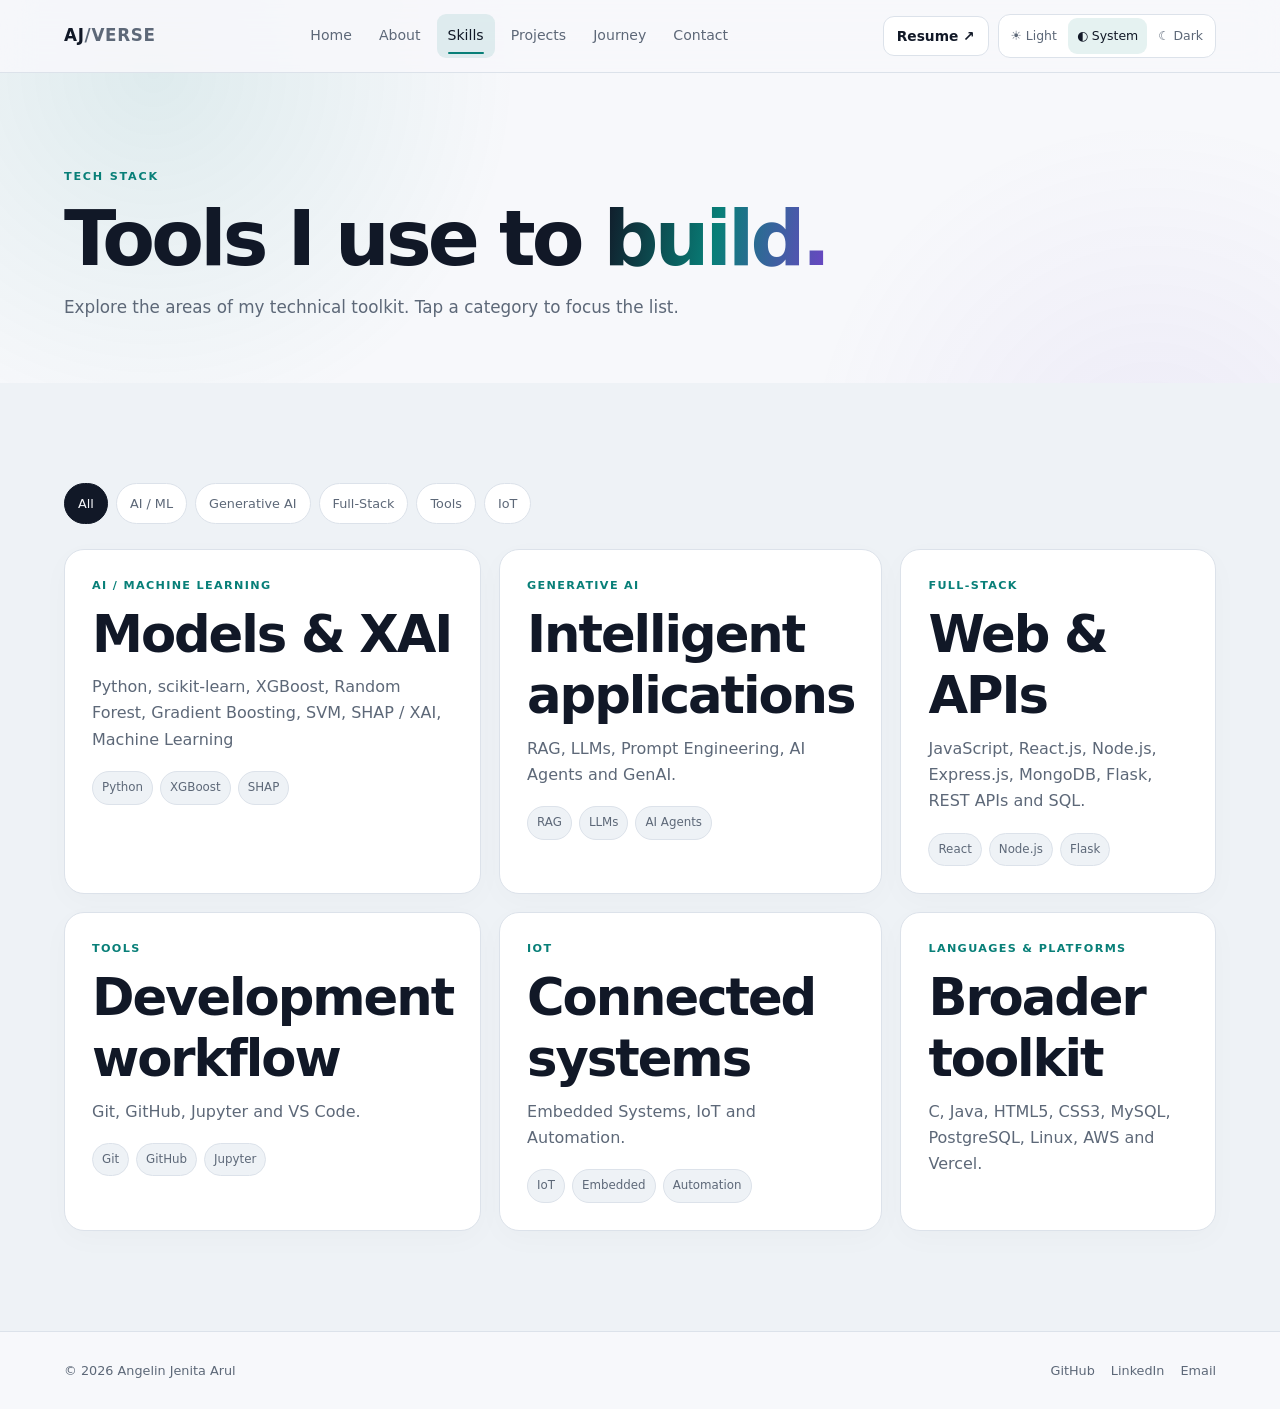
<file: skills.html>
<!doctype html><html lang="en"><head><meta charset="utf-8"><meta name="viewport" content="width=device-width, initial-scale=1">
<meta name="description" content="Portfolio of Angelin Jenita Arul — AI & Data Science graduate building machine-learning, GenAI, full-stack and IoT solutions.">
<meta name="theme-color" content="#087f78">
<meta property="og:title" content="Angelin Jenita Arul | AI & Full-Stack Developer">
<meta property="og:description" content="AI & Data Science graduate building practical machine-learning, GenAI, full-stack and IoT solutions.">
<script>(function(){try{var t=localStorage.getItem("angelin-theme");document.documentElement.dataset.theme=/^(light|system|dark)$/.test(t)?t:"system"}catch(e){document.documentElement.dataset.theme="system"}})();</script>
<link rel="stylesheet" href="style.css"><title>Skills | Angelin Jenita Arul</title></head><body><a class="skip-link" href="#main">Skip to content</a><div class="progress" aria-hidden="true"></div>
<header class="site-header"><div class="container navbar">
<a class="logo" href="index.html" aria-label="Angelin Jenita Arul home">AJ<span>/VERSE</span></a>
<nav class="nav-links" data-nav aria-label="Primary navigation">
<a data-nav-link href="index.html">Home</a><a data-nav-link href="about.html">About</a><a data-nav-link href="skills.html">Skills</a><a data-nav-link href="projects.html">Projects</a><a data-nav-link href="journey.html">Journey</a><a data-nav-link href="contact.html">Contact</a>
</nav>
<div class="nav-actions">
<a class="btn small resume-mini" href="Angelin_Jenita_Arul_Resume.pdf" target="_blank" rel="noopener">Resume ↗</a>
<div class="theme-switcher" aria-label="Theme selection">
<button type="button" data-theme-choice="light" aria-pressed="false">☀ <span class="label">Light</span></button>
<button type="button" data-theme-choice="system" aria-pressed="false">◐ <span class="label">System</span></button>
<button type="button" data-theme-choice="dark" aria-pressed="false">☾ <span class="label">Dark</span></button>
</div>
<button class="menu-btn" type="button" data-menu aria-expanded="false" aria-controls="site-navigation" aria-label="Open navigation">☰</button>
</div></div></header><main id="main"><section class="container page-hero"><div class="kicker">TECH STACK</div><h1>Tools I use to <span class="gradient-text">build.</span></h1><p class="prose">Explore the areas of my technical toolkit. Tap a category to focus the list.</p></section>
<section class="section alt"><div class="container"><div class="filterbar" role="group" aria-label="Filter skills">
<button class="filter-btn" data-skill-filter="all" aria-pressed="true">All</button><button class="filter-btn" data-skill-filter="ai">AI / ML</button><button class="filter-btn" data-skill-filter="genai">Generative AI</button><button class="filter-btn" data-skill-filter="fullstack">Full-Stack</button><button class="filter-btn" data-skill-filter="tools">Tools</button><button class="filter-btn" data-skill-filter="iot">IoT</button></div>
<div class="grid">
<article class="card reveal" data-skill="ai"><div class="meta">AI / MACHINE LEARNING</div><h2>Models & XAI</h2><p>Python, scikit-learn, XGBoost, Random Forest, Gradient Boosting, SVM, SHAP / XAI, Machine Learning</p><div class="chips"><span class="chip">Python</span><span class="chip">XGBoost</span><span class="chip">SHAP</span></div></article>
<article class="card reveal" data-skill="genai"><div class="meta">GENERATIVE AI</div><h2>Intelligent applications</h2><p>RAG, LLMs, Prompt Engineering, AI Agents and GenAI.</p><div class="chips"><span class="chip">RAG</span><span class="chip">LLMs</span><span class="chip">AI Agents</span></div></article>
<article class="card reveal" data-skill="fullstack"><div class="meta">FULL-STACK</div><h2>Web & APIs</h2><p>JavaScript, React.js, Node.js, Express.js, MongoDB, Flask, REST APIs and SQL.</p><div class="chips"><span class="chip">React</span><span class="chip">Node.js</span><span class="chip">Flask</span></div></article>
<article class="card reveal" data-skill="tools"><div class="meta">TOOLS</div><h2>Development workflow</h2><p>Git, GitHub, Jupyter and VS Code.</p><div class="chips"><span class="chip">Git</span><span class="chip">GitHub</span><span class="chip">Jupyter</span></div></article>
<article class="card reveal" data-skill="iot"><div class="meta">IoT</div><h2>Connected systems</h2><p>Embedded Systems, IoT and Automation.</p><div class="chips"><span class="chip">IoT</span><span class="chip">Embedded</span><span class="chip">Automation</span></div></article>
<article class="card reveal" data-skill="tools"><div class="meta">LANGUAGES & PLATFORMS</div><h2>Broader toolkit</h2><p>C, Java, HTML5, CSS3, MySQL, PostgreSQL, Linux, AWS and Vercel.</p></article>
</div></div></section></main><footer><div class="container footer-inner"><div>© <span data-year>2026</span> Angelin Jenita Arul</div><div class="footer-links"><a href="https://github.com/Ang-jeni" target="_blank" rel="noopener">GitHub</a><a href="https://www.linkedin.com/in/angelin-jenita-arul" target="_blank" rel="noopener">LinkedIn</a><a href="mailto:arulangel20@gmail.com">Email</a></div></div></footer><button class="icon-btn hidden" data-top type="button" aria-label="Back to top" style="position:fixed;right:20px;bottom:20px;z-index:40">↑</button><script src="script.js"></script></body></html>
</file>
<file: style.css>
/* Angelin Jenita Arul — production portfolio */
:root{
  --bg:#f7f8fb; --surface:#ffffff; --surface-2:#eef2f6; --text:#111827; --muted:#5d6878;
  --border:#dce2ea; --accent:#087f78; --accent-2:#6d45c5; --accent-soft:rgba(8,127,120,.10);
  --header:rgba(247,248,251,.88); --shadow:0 18px 50px rgba(17,24,39,.08);
  --radius:20px; --max:1160px;
}
html[data-theme="dark"]{
  --bg:#080b12; --surface:#0f141e; --surface-2:#151c28; --text:#edf3f8; --muted:#a4b0bf;
  --border:#263242; --accent:#63e6d7; --accent-2:#b494ff; --accent-soft:rgba(99,230,215,.10);
  --header:rgba(8,11,18,.84); --shadow:0 22px 60px rgba(0,0,0,.30);
}
@media (prefers-color-scheme:dark){
  html[data-theme="system"]{
    --bg:#080b12; --surface:#0f141e; --surface-2:#151c28; --text:#edf3f8; --muted:#a4b0bf;
    --border:#263242; --accent:#63e6d7; --accent-2:#b494ff; --accent-soft:rgba(99,230,215,.10);
    --header:rgba(8,11,18,.84); --shadow:0 22px 60px rgba(0,0,0,.30);
  }
}
*{box-sizing:border-box}
html{scroll-behavior:smooth;scroll-padding-top:88px}
body{margin:0;background:var(--bg);color:var(--text);font-family:Inter,ui-sans-serif,system-ui,-apple-system,BlinkMacSystemFont,"Segoe UI",sans-serif;line-height:1.65;overflow-x:hidden}
body:before{content:"";position:fixed;inset:0;pointer-events:none;z-index:-1;background:radial-gradient(circle at 12% 8%,var(--accent-soft),transparent 26%),radial-gradient(circle at 90% 52%,rgba(109,69,197,.07),transparent 28%)}
a{color:inherit}.container{width:min(var(--max),90%);margin:auto}
.skip-link{position:fixed;left:12px;top:-60px;z-index:100;padding:10px 14px;background:var(--text);color:var(--bg);border-radius:8px}.skip-link:focus{top:12px}
.progress{position:fixed;left:0;top:0;height:3px;width:0;background:linear-gradient(90deg,var(--accent),var(--accent-2));z-index:110}
.site-header{position:sticky;top:0;z-index:50;background:var(--header);backdrop-filter:blur(16px);border-bottom:1px solid var(--border)}
.navbar{min-height:72px;display:flex;align-items:center;justify-content:space-between;gap:24px}
.logo{text-decoration:none;font-weight:850;letter-spacing:.04em;font-size:1.05rem}.logo span{color:var(--muted);font-weight:600}
.nav-links{display:flex;align-items:center;gap:5px}.nav-links a{position:relative;text-decoration:none;color:var(--muted);font-size:.88rem;padding:10px 11px;border-radius:9px;transition:color .2s,background .2s}.nav-links a:hover,.nav-links a.active{color:var(--text);background:var(--accent-soft)}.nav-links a.active:after{content:"";position:absolute;left:11px;right:11px;bottom:4px;height:2px;background:var(--accent);border-radius:2px}
.nav-actions{display:flex;align-items:center;gap:9px}.resume-mini{white-space:nowrap}
.icon-btn,.menu-btn{width:44px;height:44px;display:grid;place-items:center;border:1px solid var(--border);background:var(--surface);color:var(--text);border-radius:12px;cursor:pointer;font:inherit}.menu-btn{display:none}
.theme-switcher{display:flex;align-items:center;border:1px solid var(--border);background:var(--surface);border-radius:12px;padding:3px;gap:2px}.theme-switcher button{border:0;background:transparent;color:var(--muted);padding:8px 9px;border-radius:9px;cursor:pointer;font:inherit;font-size:.78rem}.theme-switcher button[aria-pressed="true"]{background:var(--accent-soft);color:var(--text)}
main{min-height:70vh}.hero{min-height:calc(100vh - 72px);display:grid;grid-template-columns:1.15fr .85fr;align-items:center;gap:70px;padding:80px 0}.eyebrow{color:var(--accent);font-size:.73rem;letter-spacing:.18em;font-weight:800}.hero h1{font-size:clamp(3.2rem,7vw,6.7rem);line-height:.95;letter-spacing:-.055em;margin:18px 0 26px;max-width:850px}.gradient-text{background:linear-gradient(100deg,var(--text),var(--accent),var(--accent-2));-webkit-background-clip:text;background-clip:text;color:transparent}.hero-copy{font-size:1.1rem;color:var(--muted);max-width:680px}.hero-ctas{display:flex;flex-wrap:wrap;gap:10px;margin-top:28px}.btn{display:inline-flex;align-items:center;justify-content:center;min-height:46px;padding:11px 17px;border-radius:11px;text-decoration:none;font-weight:750;border:1px solid var(--border);background:var(--surface);transition:transform .2s,border-color .2s,box-shadow .2s}.btn:hover{transform:translateY(-2px);border-color:var(--accent);box-shadow:var(--shadow)}.btn.primary{background:var(--text);color:var(--bg);border-color:var(--text)}.btn.primary:hover{border-color:var(--accent)}.btn.small{min-height:40px;padding:8px 13px;font-size:.86rem}
.status{display:inline-flex;align-items:center;gap:8px;color:var(--muted);font-size:.82rem;margin-top:22px}.status-dot{width:8px;height:8px;border-radius:50%;background:var(--accent);box-shadow:0 0 0 5px var(--accent-soft)}
.orbit{position:relative;aspect-ratio:1;max-width:470px;width:100%;margin:auto;display:grid;place-items:center}.orbit-core{width:145px;height:145px;border-radius:50%;display:grid;place-items:center;background:var(--surface);border:1px solid var(--border);box-shadow:var(--shadow);font-size:2rem;font-weight:900;letter-spacing:-.08em}.orbit-ring{position:absolute;border:1px dashed var(--border);border-radius:50%;width:62%;height:62%}.orbit-ring.outer{width:88%;height:88%}.orbit-item{position:absolute;padding:8px 11px;border:1px solid var(--border);background:color-mix(in srgb,var(--surface) 88%,transparent);border-radius:999px;font-size:.72rem;font-weight:750;box-shadow:0 8px 24px rgba(0,0,0,.05)}.o1{top:4%;left:42%}.o2{right:2%;top:31%}.o3{right:12%;bottom:12%}.o4{left:5%;bottom:25%}.o5{left:10%;top:26%}
.section{padding:100px 0}.section.alt{background:var(--surface-2)}.section-head{display:flex;align-items:end;justify-content:space-between;gap:30px;margin-bottom:34px}.kicker{color:var(--accent);font-size:.7rem;letter-spacing:.16em;font-weight:850}.section h2{font-size:clamp(2.1rem,4vw,3.7rem);line-height:1.02;letter-spacing:-.04em;margin:9px 0}.lead{color:var(--muted);max-width:690px}
.grid{display:grid;grid-template-columns:repeat(3,1fr);gap:18px}.grid.two{grid-template-columns:repeat(2,1fr)}.grid.one{grid-template-columns:1fr}
.card{background:var(--surface);border:1px solid var(--border);border-radius:var(--radius);padding:27px;box-shadow:0 8px 30px rgba(0,0,0,.025);transition:transform .25s,border-color .25s,box-shadow .25s}.card:hover{transform:translateY(-5px);border-color:color-mix(in srgb,var(--accent) 55%,var(--border));box-shadow:var(--shadow)}.card h3,.card h2{margin:8px 0 9px;line-height:1.2}.card p{color:var(--muted);margin:0}.meta{font-size:.7rem;letter-spacing:.12em;color:var(--accent);font-weight:850;text-transform:uppercase}.chips{display:flex;flex-wrap:wrap;gap:7px;margin-top:18px}.chip{display:inline-flex;padding:6px 9px;border:1px solid var(--border);border-radius:999px;color:var(--muted);font-size:.74rem;background:var(--surface-2)}
.stats{display:grid;grid-template-columns:repeat(4,1fr);gap:14px}.stat{padding:23px;border:1px solid var(--border);border-radius:17px;background:var(--surface)}.stat strong{display:block;font-size:2rem;letter-spacing:-.04em}.stat span{font-size:.78rem;color:var(--muted)}
.filterbar{display:flex;flex-wrap:wrap;gap:8px;margin-bottom:25px}.filter-btn{border:1px solid var(--border);background:var(--surface);color:var(--muted);padding:9px 13px;border-radius:999px;cursor:pointer;font:inherit;font-size:.8rem}.filter-btn[aria-pressed="true"]{background:var(--text);color:var(--bg);border-color:var(--text)}
.project-card{display:flex;flex-direction:column}.project-card .card-body{flex:1}.project-actions{display:flex;flex-wrap:wrap;gap:8px;margin-top:22px}.text-btn{border:0;background:none;padding:5px 0;color:var(--accent);font:inherit;font-weight:800;cursor:pointer}.hidden{display:none!important}
.timeline{position:relative;margin-top:20px}.timeline:before{content:"";position:absolute;left:13px;top:8px;bottom:8px;width:1px;background:var(--border)}.timeline-item{position:relative;padding-left:52px;margin:0 0 28px}.timeline-dot{position:absolute;left:7px;top:7px;width:14px;height:14px;border-radius:50%;background:var(--bg);border:3px solid var(--accent)}.timeline-year{font-size:.72rem;color:var(--accent);font-weight:850;letter-spacing:.12em}.timeline-item h3{margin:4px 0}.timeline-item p{color:var(--muted);margin:0}
.cta{padding:80px 0}.cta-box{border:1px solid var(--border);border-radius:28px;padding:55px;background:linear-gradient(135deg,var(--surface),var(--accent-soft));display:flex;align-items:center;justify-content:space-between;gap:30px}.cta-box h2{font-size:clamp(2.2rem,5vw,4.5rem);line-height:.98;margin:7px 0}.cta-box p{color:var(--muted);max-width:580px}
.page-hero{padding:95px 0 45px}.page-hero h1{font-size:clamp(3rem,6vw,5.8rem);line-height:.98;letter-spacing:-.05em;margin:15px 0}.prose{max-width:780px;color:var(--muted);font-size:1.05rem}.prose strong{color:var(--text)}
footer{border-top:1px solid var(--border);padding:28px 0;color:var(--muted);font-size:.8rem}.footer-inner{display:flex;justify-content:space-between;gap:20px}.footer-links{display:flex;gap:16px}.footer-links a{text-decoration:none}.footer-links a:hover{color:var(--accent)}
.dialog{width:min(760px,calc(100% - 28px));max-height:88vh;overflow:auto;border:1px solid var(--border);border-radius:22px;background:var(--surface);color:var(--text);padding:0;box-shadow:0 30px 90px rgba(0,0,0,.35)}.dialog::backdrop{background:rgba(0,0,0,.58);backdrop-filter:blur(4px)}.dialog-inner{padding:30px}.dialog-close{float:right;width:42px;height:42px;border:1px solid var(--border);border-radius:10px;background:var(--surface-2);color:var(--text);cursor:pointer;font-size:1.1rem}.dialog h2{font-size:2rem;line-height:1.1;margin:8px 50px 18px 0}.detail-grid{display:grid;grid-template-columns:repeat(2,1fr);gap:18px;margin-top:25px}.detail-grid section{padding:17px;border:1px solid var(--border);border-radius:14px;background:var(--surface-2)}.detail-grid h3{font-size:.72rem;text-transform:uppercase;letter-spacing:.12em;color:var(--accent);margin:0 0 7px}.detail-grid p{margin:0;color:var(--muted)}
.no-results{padding:30px;border:1px dashed var(--border);border-radius:16px;color:var(--muted)}
.reveal{opacity:0;transform:translateY(18px);transition:opacity .65s ease,transform .65s ease}.reveal.visible{opacity:1;transform:none}
:focus-visible{outline:3px solid color-mix(in srgb,var(--accent) 65%,transparent);outline-offset:3px}
@media(max-width:950px){.nav-links{gap:0}.nav-links a{padding:9px 7px}.hero{grid-template-columns:1fr;gap:20px;padding:70px 0}.orbit{max-width:390px}.grid{grid-template-columns:repeat(2,1fr)}.stats{grid-template-columns:repeat(2,1fr)}.theme-switcher span.label{display:none}}
@media(max-width:760px){.navbar{min-height:64px}.menu-btn{display:grid}.nav-links{display:none;position:absolute;left:5%;right:5%;top:69px;padding:12px;background:var(--surface);border:1px solid var(--border);border-radius:16px;box-shadow:var(--shadow);flex-direction:column;align-items:stretch}.nav-links.open{display:flex}.nav-links a{padding:13px 14px}.nav-actions .resume-mini{display:none}.hero{min-height:auto;padding:72px 0}.hero h1{font-size:clamp(3rem,15vw,5rem)}.section{padding:72px 0}.section-head{display:block}.grid,.grid.two{grid-template-columns:1fr}.stats{grid-template-columns:1fr 1fr}.cta-box{display:block;padding:35px}.detail-grid{grid-template-columns:1fr}.footer-inner{display:block}.footer-links{margin-top:10px}.theme-switcher{margin-top:10px;justify-content:center}}
@media(max-width:430px){.container{width:min(92%,var(--max))}.stats{grid-template-columns:1fr}.orbit-item{font-size:.64rem;padding:6px 8px}.orbit-core{width:120px;height:120px}.orbit{max-width:330px}.hero-ctas .btn{width:100%}.theme-switcher button{padding:7px 8px}}
@media(prefers-reduced-motion:reduce){html{scroll-behavior:auto}.reveal{opacity:1;transform:none;transition:none}.orbit-ring,.orbit-item{animation:none!important}.btn,.card{transition:none}}
</file>
